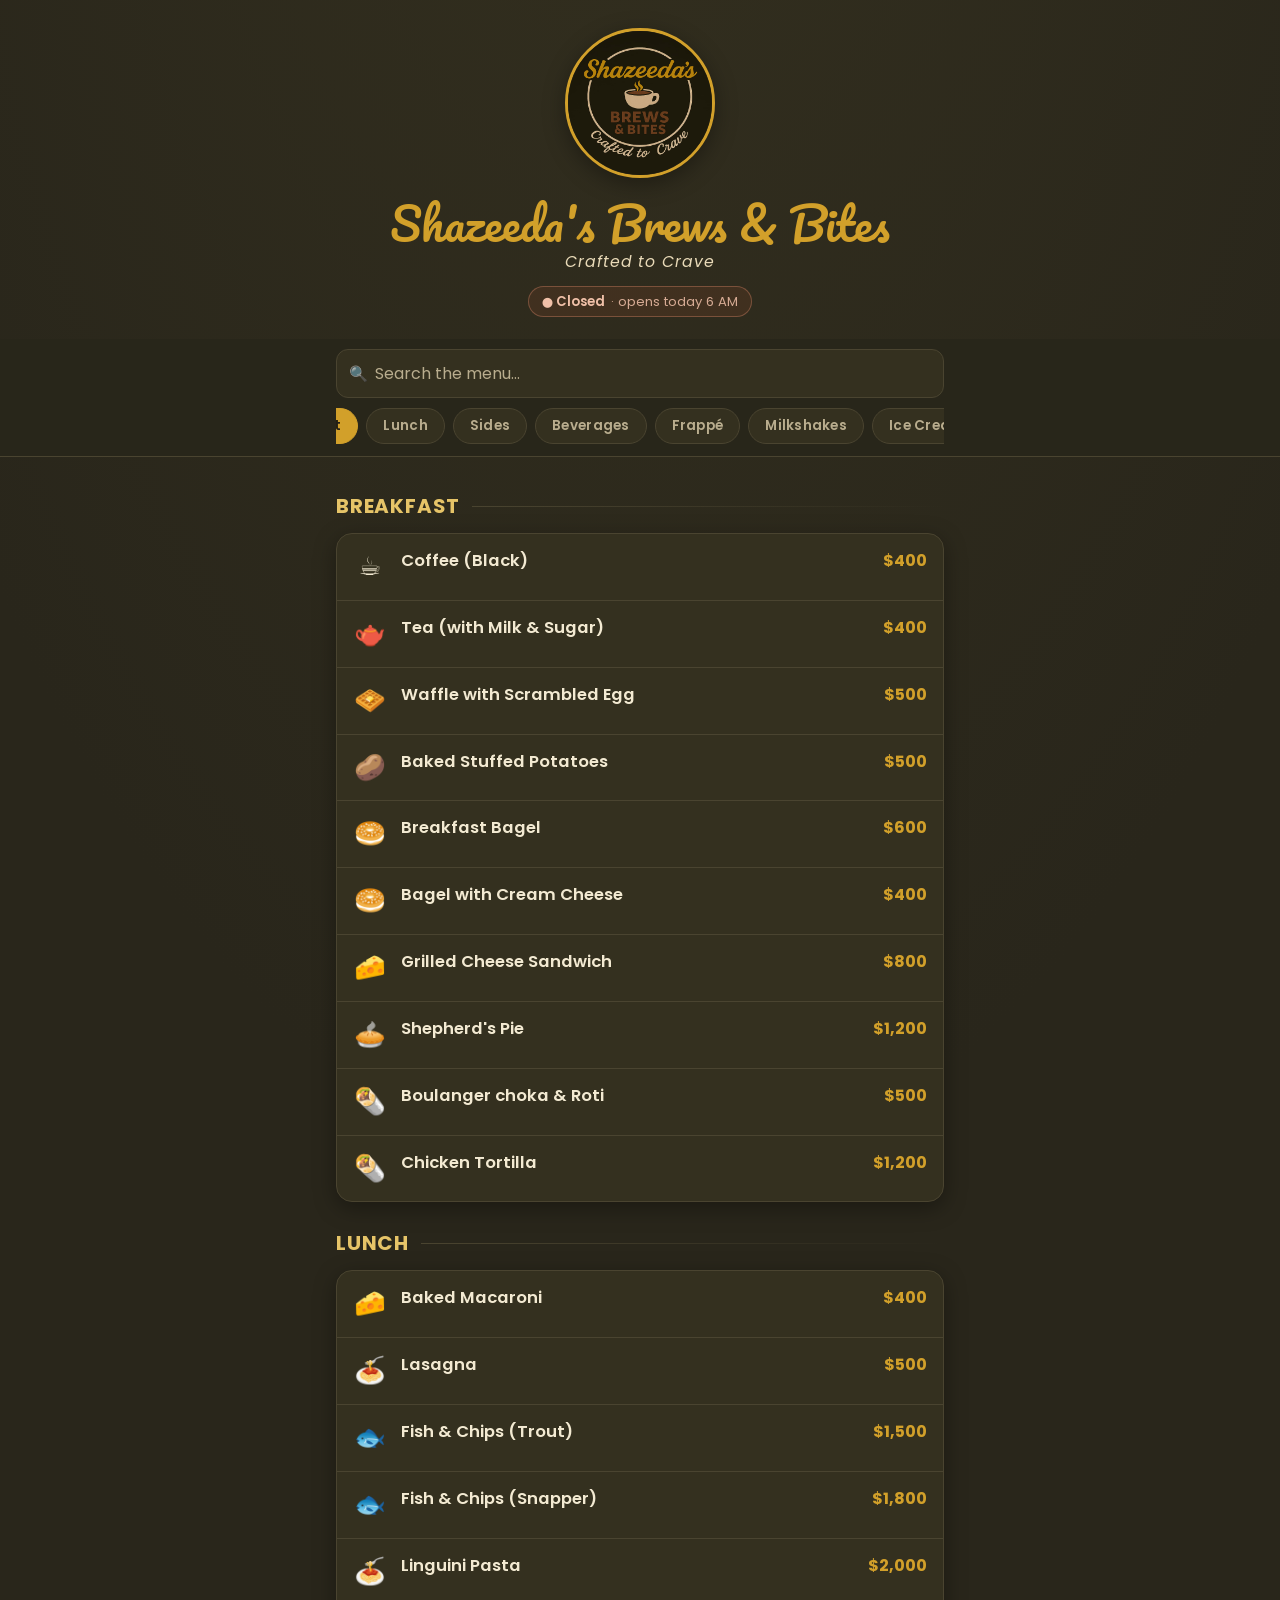
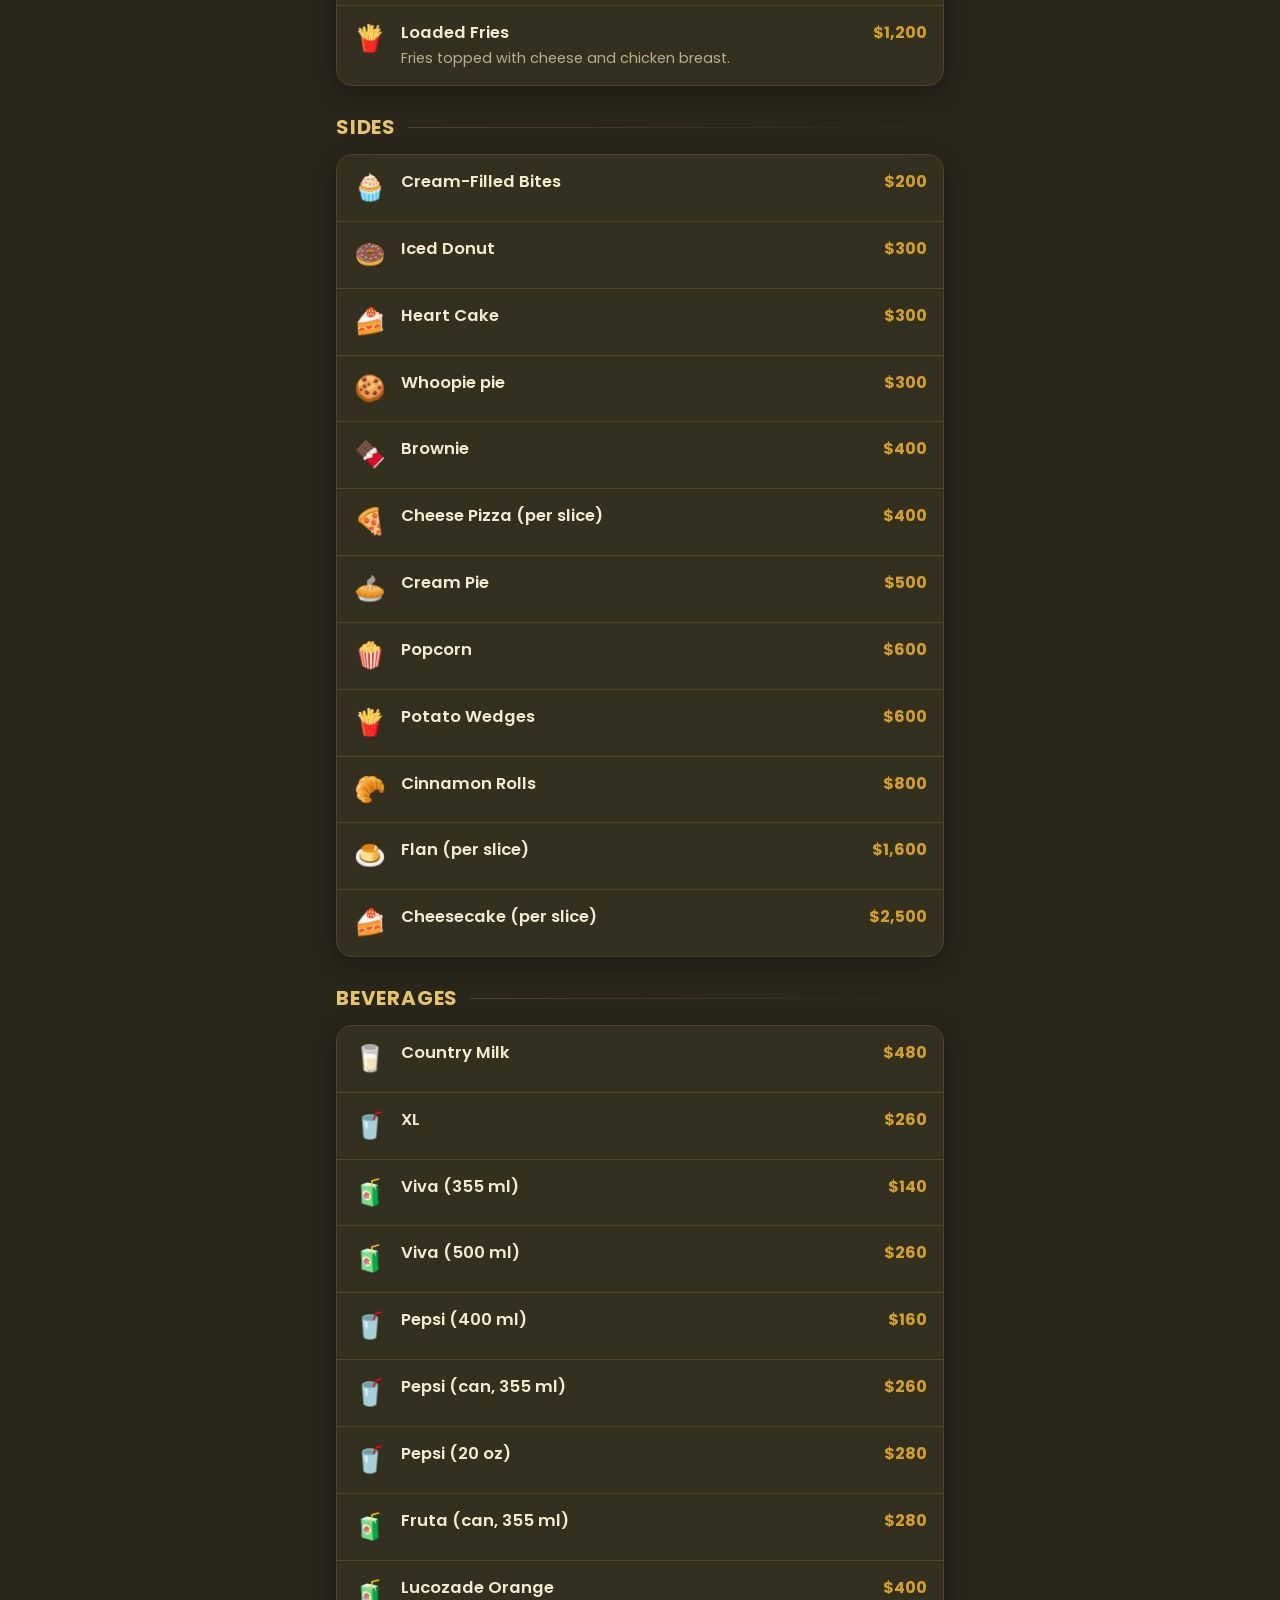
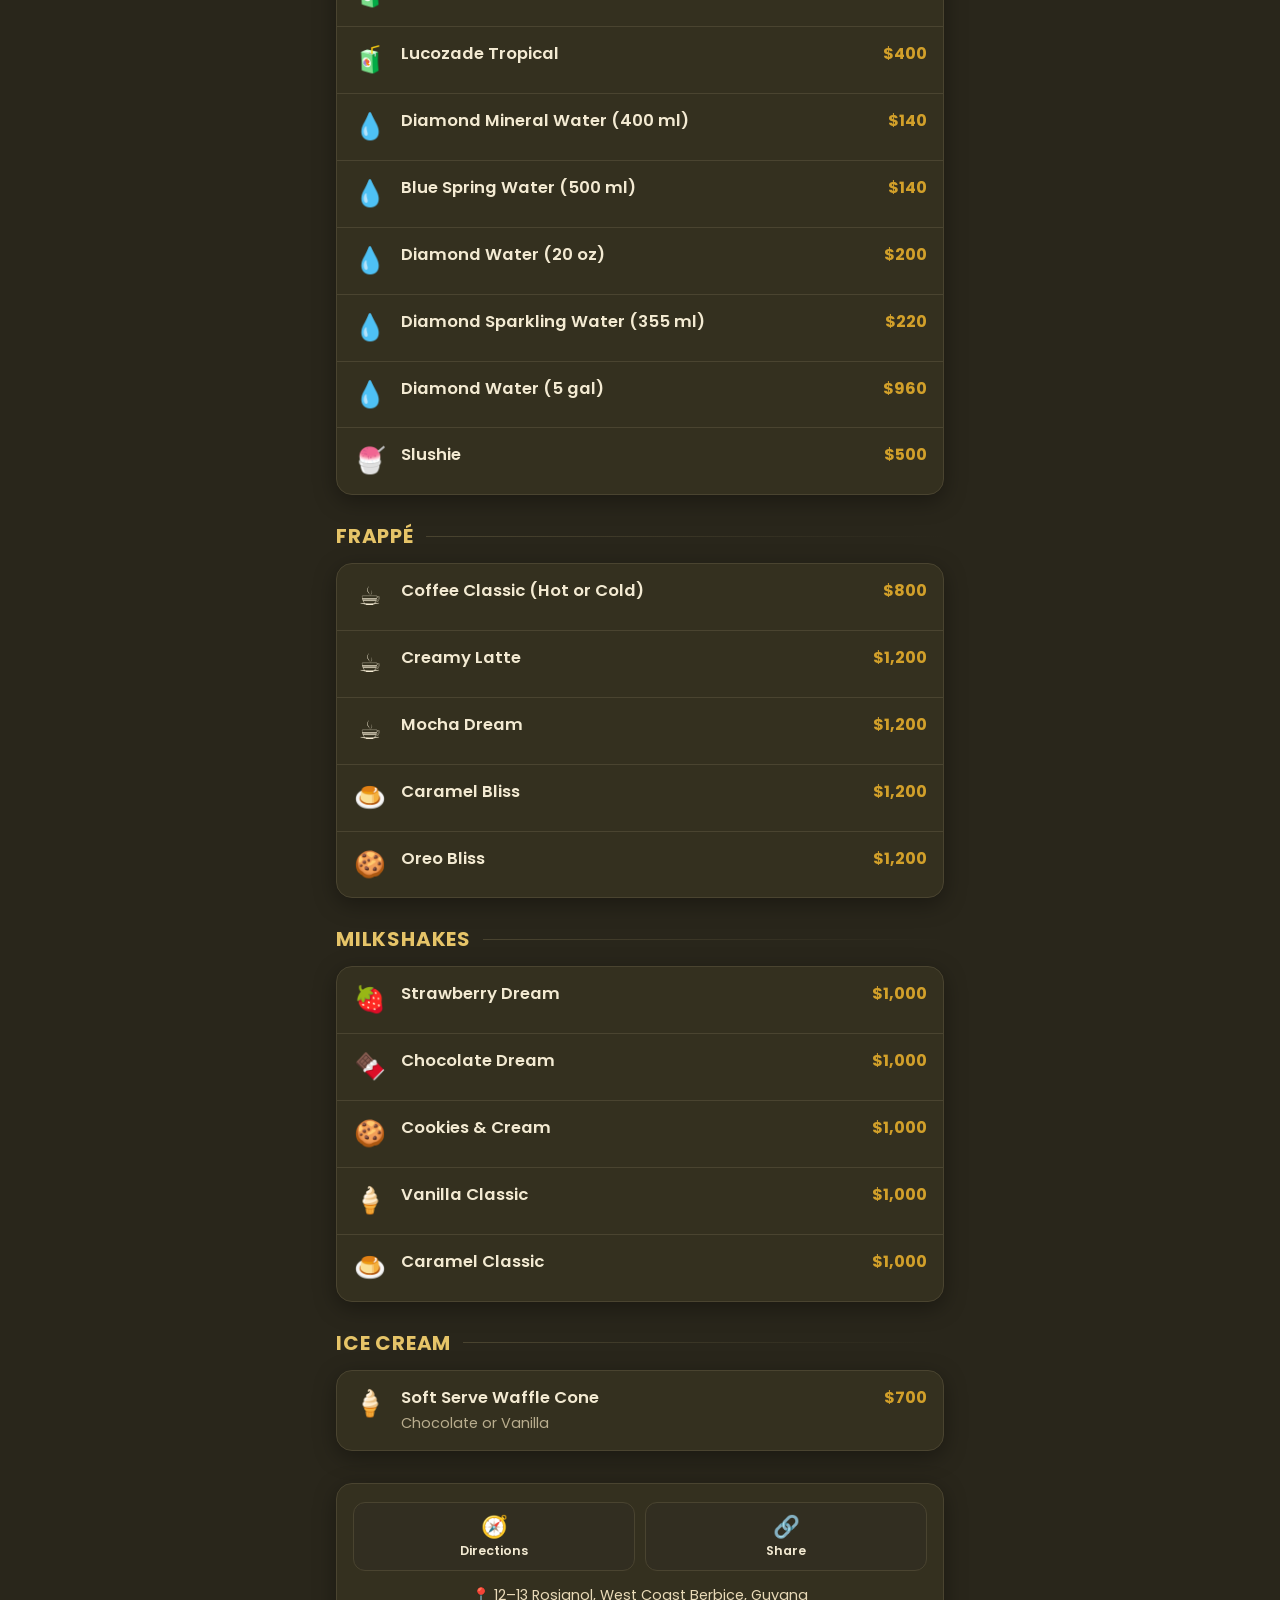
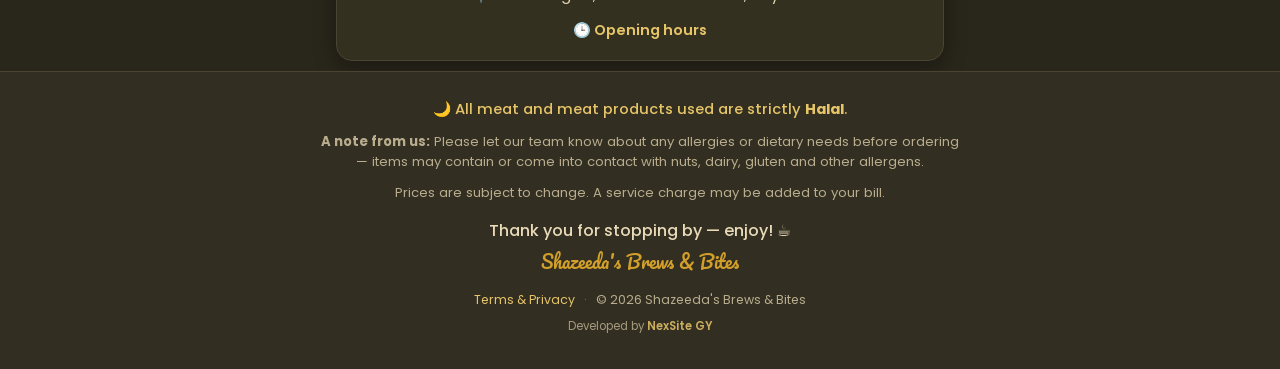
<file: index.html>
<!DOCTYPE html>
<html lang="en">
<head>
  <meta charset="UTF-8" />
  <meta name="viewport" content="width=device-width, initial-scale=1.0, viewport-fit=cover" />
  <meta name="theme-color" content="#29261b" />
  <title>Shazeeda's Brews &amp; Bites — Menu</title>
  <meta name="description" content="The menu for Shazeeda's Brews & Bites — crafted to crave. Breakfast, lunch, sides and beverages. All meat strictly Halal." />

  <!-- Open Graph (nice preview if the link is shared).
       NOTE: scrapers (WhatsApp/Facebook) require ABSOLUTE URLs here.
       Update these + the canonical link when the custom domain goes live. -->
  <meta property="og:title" content="Shazeeda's Brews & Bites — Menu" />
  <meta property="og:description" content="Crafted to crave. Tap to view our full menu." />
  <meta property="og:image" content="https://shazeedas-brews-bites-menu.pages.dev/assets/logo.jpeg" />
  <meta property="og:url" content="https://shazeedas-brews-bites-menu.pages.dev/" />
  <meta property="og:site_name" content="Shazeeda's Brews &amp; Bites" />
  <meta property="og:type" content="website" />
  <link rel="canonical" href="https://shazeedas-brews-bites-menu.pages.dev/" />

  <link rel="icon" href="assets/logo.jpeg" />
  <link rel="apple-touch-icon" href="assets/logo.jpeg" />
  <link rel="manifest" href="manifest.webmanifest" />
  <link rel="preconnect" href="https://fonts.googleapis.com" />
  <link rel="preconnect" href="https://fonts.gstatic.com" crossorigin />
  <link href="https://fonts.googleapis.com/css2?family=Pacifico&family=Poppins:wght@400;500;600;700&display=swap" rel="stylesheet" />
  <link rel="stylesheet" href="css/styles.css" />
</head>
<body>
  <header class="header">
    <div class="header__inner">
      <img class="header__logo" src="assets/logo.jpeg" alt="Shazeeda's Brews & Bites logo" />
      <h1 class="header__name">Shazeeda's Brews &amp; Bites</h1>
      <p class="header__tagline">Crafted to Crave</p>
      <!-- Open / Closed badge injected here by js/app.js when hours are set -->
      <div id="status-badge" class="status-badge" hidden></div>
    </div>
  </header>

  <!-- Sticky controls: search + category tabs (built by js/app.js) -->
  <div class="controls" id="controls">
    <div class="controls__inner">
      <div class="search" id="search-wrap" hidden>
        <span class="search__icon" aria-hidden="true">🔍</span>
        <input
          id="search"
          class="search__input"
          type="search"
          inputmode="search"
          autocomplete="off"
          placeholder="Search the menu…"
          aria-label="Search the menu"
        />
      </div>
      <nav class="catnav" id="catnav" aria-label="Menu categories"></nav>
    </div>
  </div>

  <!-- Screen-reader announcement for search results (kept OUTSIDE the menu:
       an aria-live region wrapping the whole menu would re-read every item
       on each re-render) -->
  <p id="search-status" class="sr-only" role="status" aria-live="polite"></p>

  <main class="menu" id="menu">
    <!-- Loading / error / menu content is injected here by js/app.js -->
    <div class="state" id="state">
      <div class="spinner" aria-hidden="true"></div>
      <p>Loading menu…</p>
    </div>
  </main>

  <!-- Contact / hours card (built by js/app.js from BUSINESS_INFO) -->
  <section class="info" id="info" hidden></section>

  <footer class="footer">
    <div class="footer__inner">
      <p class="footer__note footer__halal">
        🌙 All meat and meat products used are strictly <strong>Halal</strong>.
      </p>
      <p class="footer__note">
        <strong>A note from us:</strong> Please let our team know about any
        allergies or dietary needs before ordering — items may contain or come
        into contact with nuts, dairy, gluten and other allergens.
      </p>
      <p class="footer__note">
        Prices are subject to change. A service charge may be added to your bill.
      </p>
      <p class="footer__thanks">Thank you for stopping by — enjoy! ☕</p>
      <p class="footer__brand">Shazeeda's Brews &amp; Bites</p>
      <p class="footer__legal">
        <a href="legal.html">Terms &amp; Privacy</a>
        <span aria-hidden="true">·</span>
        © <span id="year">2026</span> Shazeeda's Brews &amp; Bites
      </p>
      <p class="footer__credit">
        Developed by
        <a href="https://wa.me/5926413642" target="_blank" rel="noopener noreferrer">NexSite GY</a>
      </p>
    </div>
  </footer>

  <!-- Back to top -->
  <button id="to-top" class="to-top" type="button" aria-label="Back to top" hidden>↑</button>

  <script src="js/config.js"></script>
  <script src="js/app.js"></script>
</body>
</html>
</file>
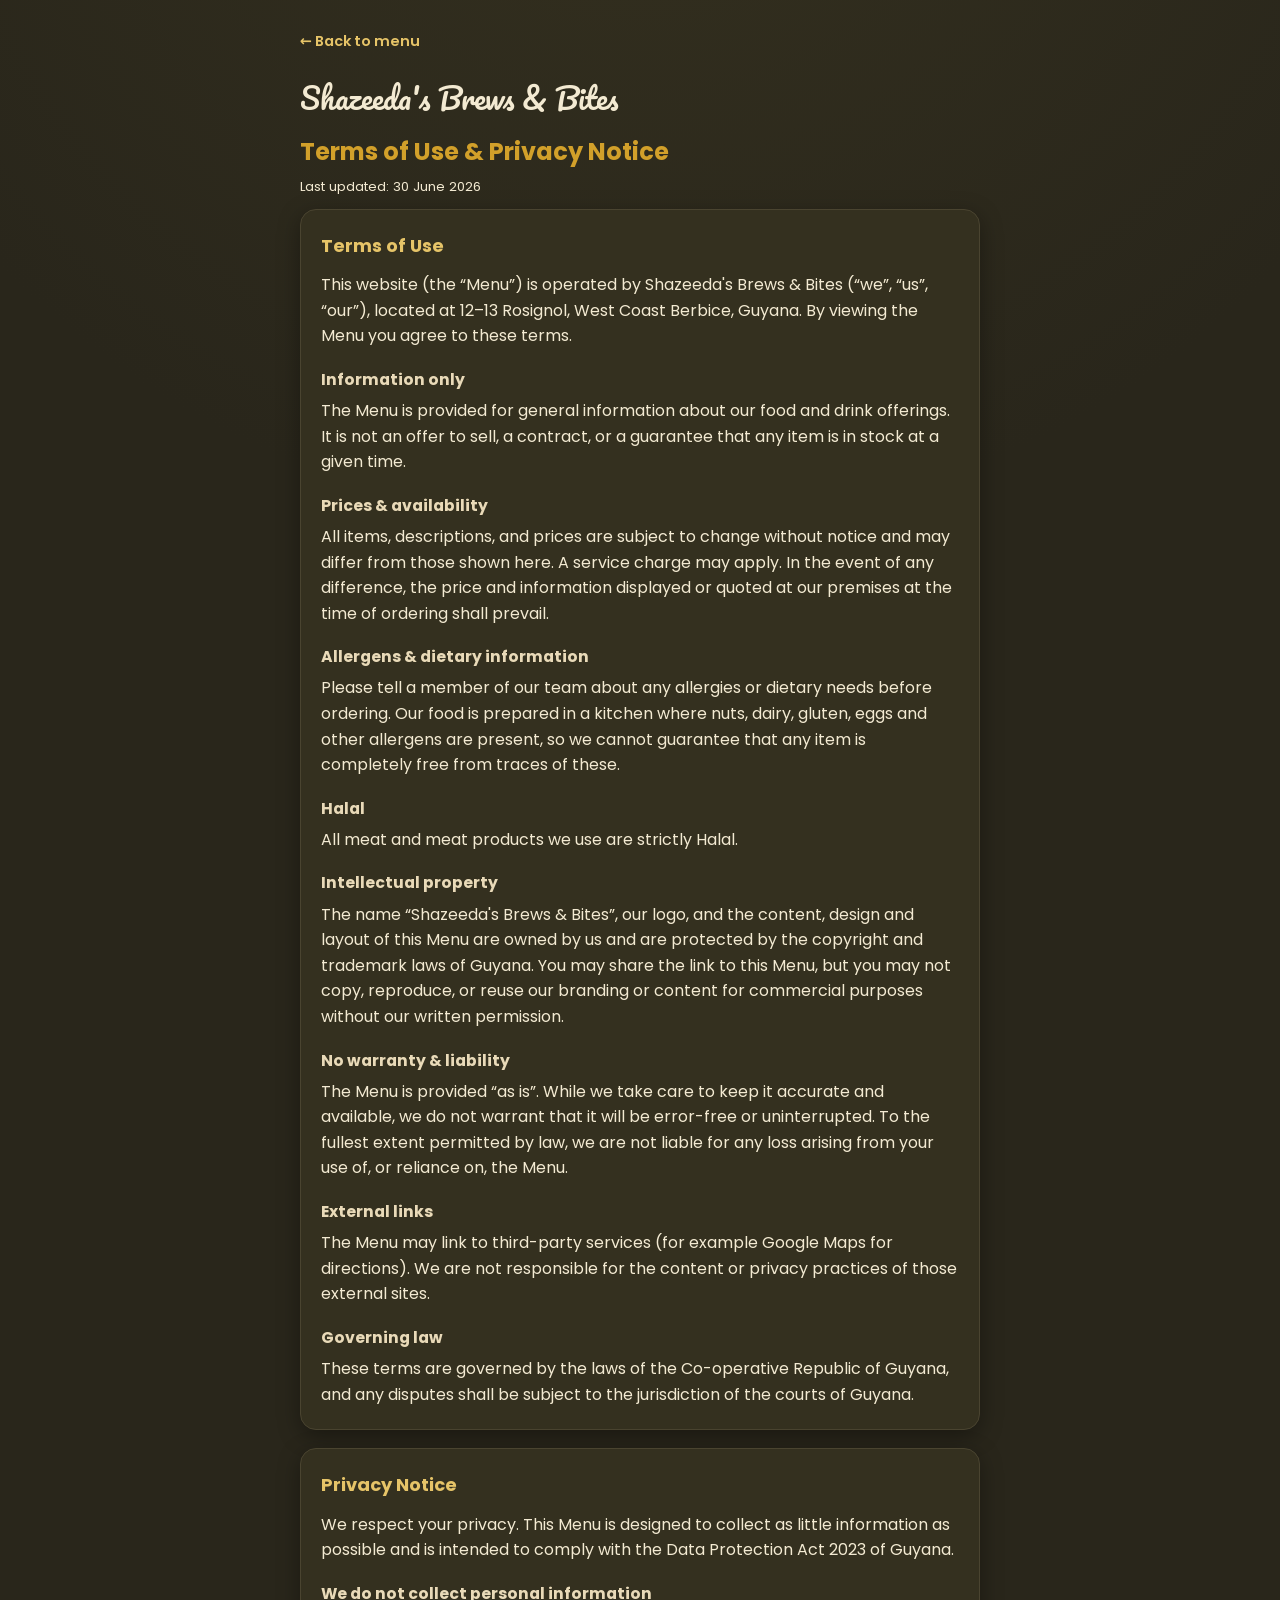
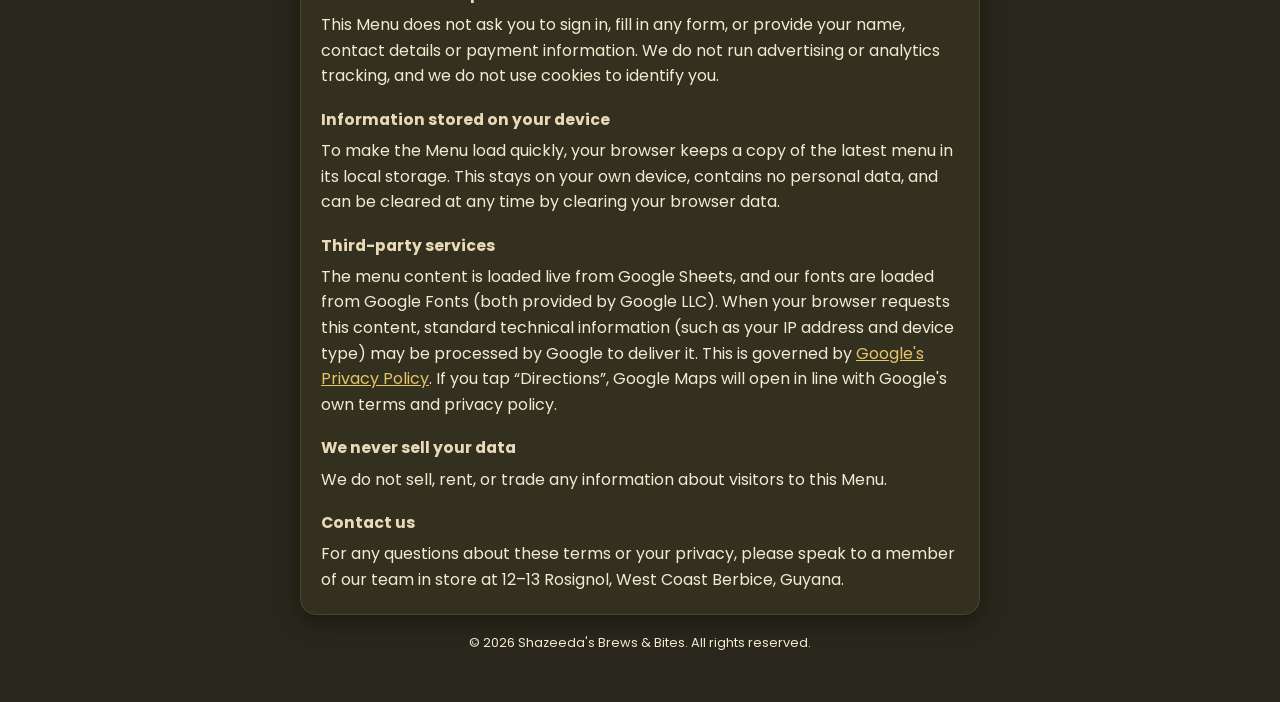
<file: legal.html>
<!DOCTYPE html>
<html lang="en">
<head>
  <meta charset="UTF-8" />
  <meta name="viewport" content="width=device-width, initial-scale=1.0, viewport-fit=cover" />
  <meta name="theme-color" content="#29261b" />
  <title>Terms &amp; Privacy — Shazeeda's Brews &amp; Bites</title>
  <meta name="description" content="Terms of Use and Privacy Notice for the Shazeeda's Brews & Bites digital menu." />
  <meta name="robots" content="index, follow" />

  <link rel="icon" href="assets/logo.jpeg" />
  <link rel="apple-touch-icon" href="assets/logo.jpeg" />
  <link rel="preconnect" href="https://fonts.googleapis.com" />
  <link rel="preconnect" href="https://fonts.gstatic.com" crossorigin />
  <link href="https://fonts.googleapis.com/css2?family=Pacifico&family=Poppins:wght@400;500;600;700&display=swap" rel="stylesheet" />
  <link rel="stylesheet" href="css/legal.css" />
</head>
<body>
  <main class="legal">
    <a class="legal__back" href="index.html">← Back to menu</a>

    <p class="legal__brand">Shazeeda's Brews &amp; Bites</p>
    <h1>Terms of Use &amp; Privacy Notice</h1>
    <p class="legal__updated">Last updated: 30 June 2026</p>

    <!-- ============ TERMS OF USE ============ -->
    <section class="legal__card">
      <h2>Terms of Use</h2>

      <p>
        This website (the “Menu”) is operated by Shazeeda's Brews &amp; Bites
        (“we”, “us”, “our”), located at 12–13 Rosignol, West Coast Berbice,
        Guyana. By viewing the Menu you agree to these terms.
      </p>

      <h3>Information only</h3>
      <p>
        The Menu is provided for general information about our food and drink
        offerings. It is not an offer to sell, a contract, or a guarantee that
        any item is in stock at a given time.
      </p>

      <h3>Prices &amp; availability</h3>
      <p>
        All items, descriptions, and prices are subject to change without
        notice and may differ from those shown here. A service charge may apply.
        In the event of any difference, the price and information displayed or
        quoted at our premises at the time of ordering shall prevail.
      </p>

      <h3>Allergens &amp; dietary information</h3>
      <p>
        Please tell a member of our team about any allergies or dietary needs
        before ordering. Our food is prepared in a kitchen where nuts, dairy,
        gluten, eggs and other allergens are present, so we cannot guarantee
        that any item is completely free from traces of these.
      </p>

      <h3>Halal</h3>
      <p>
        All meat and meat products we use are strictly Halal.
      </p>

      <h3>Intellectual property</h3>
      <p>
        The name “Shazeeda's Brews &amp; Bites”, our logo, and the content,
        design and layout of this Menu are owned by us and are protected by the
        copyright and trademark laws of Guyana. You may share the link to this
        Menu, but you may not copy, reproduce, or reuse our branding or content
        for commercial purposes without our written permission.
      </p>

      <h3>No warranty &amp; liability</h3>
      <p>
        The Menu is provided “as is”. While we take care to keep it accurate and
        available, we do not warrant that it will be error-free or uninterrupted.
        To the fullest extent permitted by law, we are not liable for any loss
        arising from your use of, or reliance on, the Menu.
      </p>

      <h3>External links</h3>
      <p>
        The Menu may link to third-party services (for example Google Maps for
        directions). We are not responsible for the content or privacy practices
        of those external sites.
      </p>

      <h3>Governing law</h3>
      <p>
        These terms are governed by the laws of the Co-operative Republic of
        Guyana, and any disputes shall be subject to the jurisdiction of the
        courts of Guyana.
      </p>
    </section>

    <!-- ============ PRIVACY NOTICE ============ -->
    <section class="legal__card">
      <h2>Privacy Notice</h2>

      <p>
        We respect your privacy. This Menu is designed to collect as little
        information as possible and is intended to comply with the Data
        Protection Act 2023 of Guyana.
      </p>

      <h3>We do not collect personal information</h3>
      <p>
        This Menu does not ask you to sign in, fill in any form, or provide your
        name, contact details or payment information. We do not run advertising
        or analytics tracking, and we do not use cookies to identify you.
      </p>

      <h3>Information stored on your device</h3>
      <p>
        To make the Menu load quickly, your browser keeps a copy of the latest
        menu in its local storage. This stays on your own device, contains no
        personal data, and can be cleared at any time by clearing your browser
        data.
      </p>

      <h3>Third-party services</h3>
      <p>
        The menu content is loaded live from Google Sheets, and our fonts are
        loaded from Google Fonts (both provided by Google LLC). When your browser
        requests this content, standard technical information (such as your IP
        address and device type) may be processed by Google to deliver it. This
        is governed by
        <a href="https://policies.google.com/privacy" target="_blank" rel="noopener noreferrer">Google's Privacy Policy</a>.
        If you tap “Directions”, Google Maps will open in line with Google's own
        terms and privacy policy.
      </p>

      <h3>We never sell your data</h3>
      <p>
        We do not sell, rent, or trade any information about visitors to this
        Menu.
      </p>

      <h3>Contact us</h3>
      <p>
        For any questions about these terms or your privacy, please speak to a
        member of our team in store at 12–13 Rosignol, West Coast Berbice,
        Guyana.
      </p>
    </section>

    <p class="legal__footer">
      © 2026 Shazeeda's Brews &amp; Bites. All rights reserved.
    </p>
  </main>
</body>
</html>
</file>
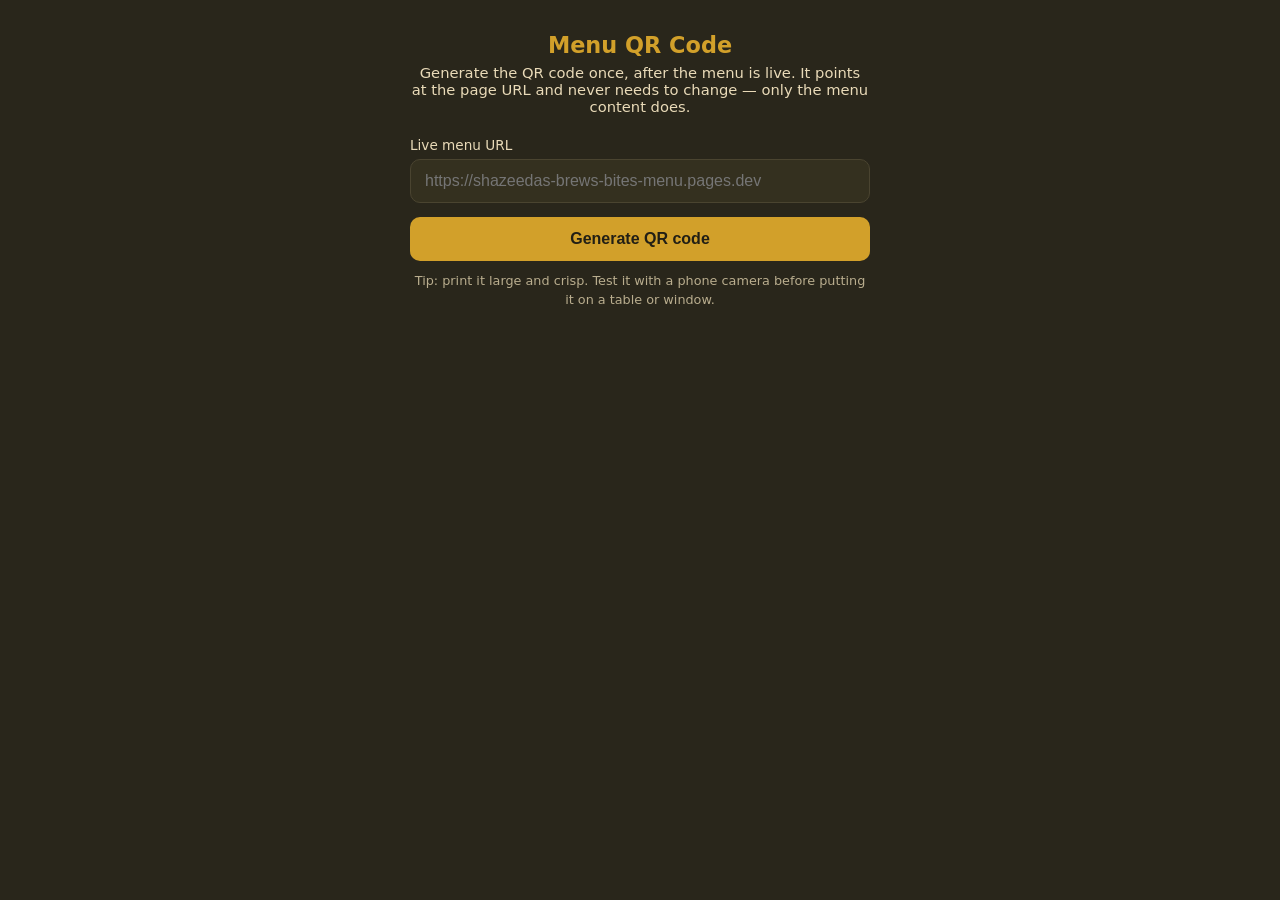
<file: qr.html>
<!DOCTYPE html>
<html lang="en">
<head>
  <meta charset="UTF-8" />
  <meta name="viewport" content="width=device-width, initial-scale=1.0" />
  <meta name="robots" content="noindex, nofollow" />
  <title>QR Code Generator — Shazeeda's Brews &amp; Bites</title>
  <link rel="icon" href="assets/logo.jpeg" />
  <link rel="stylesheet" href="css/qr.css" />
</head>
<body>
  <div class="wrap">
    <h1>Menu QR Code</h1>
    <p class="sub">Generate the QR code once, after the menu is live. It points at the page URL and never needs to change — only the menu content does.</p>

    <label for="url">Live menu URL</label>
    <input id="url" type="url" placeholder="https://shazeedas-brews-bites-menu.pages.dev" />
    <button id="gen" type="button">Generate QR code</button>
    <button id="dl" type="button" class="secondary" hidden>Download PNG</button>

    <div id="qrbox"></div>
    <p class="hint">Tip: print it large and crisp. Test it with a phone camera before putting it on a table or window.</p>
  </div>

  <!-- QR library is self-hosted (js/vendor) so the site's strict CSP applies
       here too — no CDN, no inline scripts. -->
  <script src="js/vendor/qrcode.js"></script>
  <script src="js/qr.js"></script>
</body>
</html>
</file>
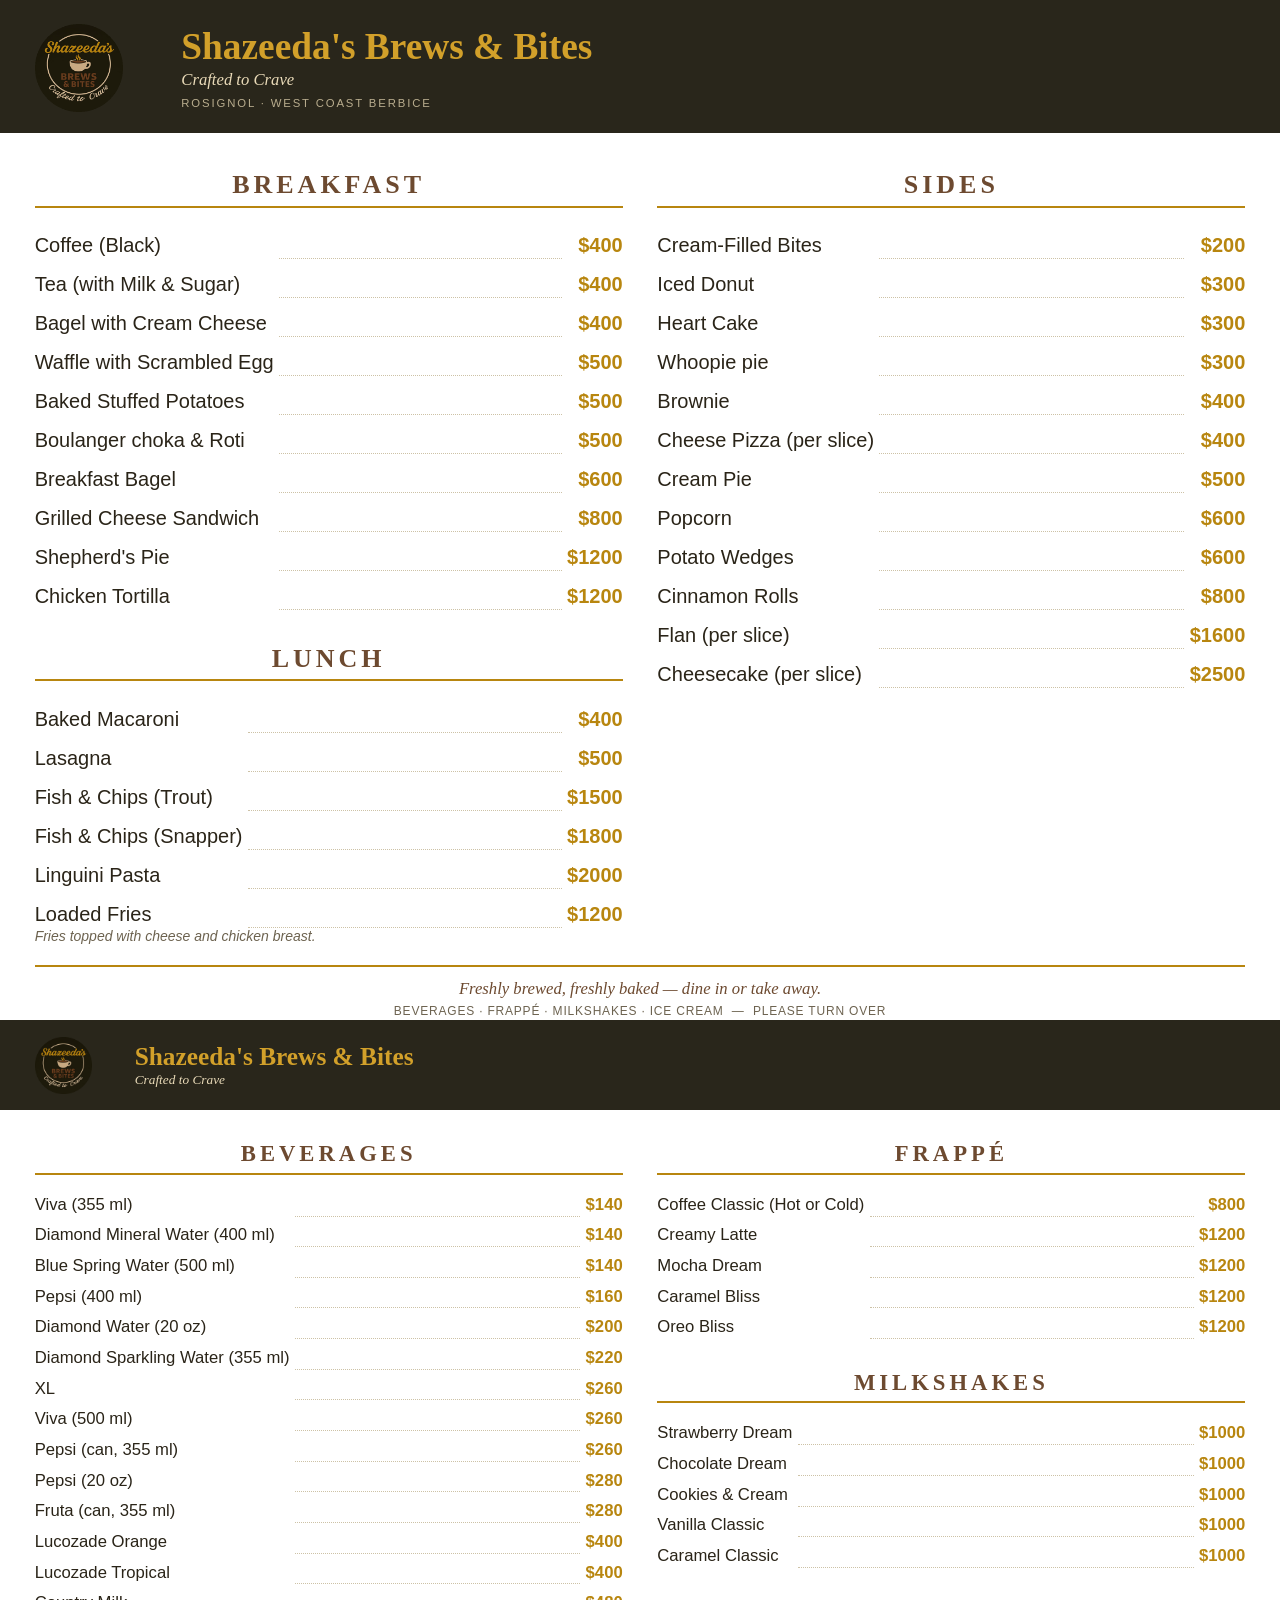
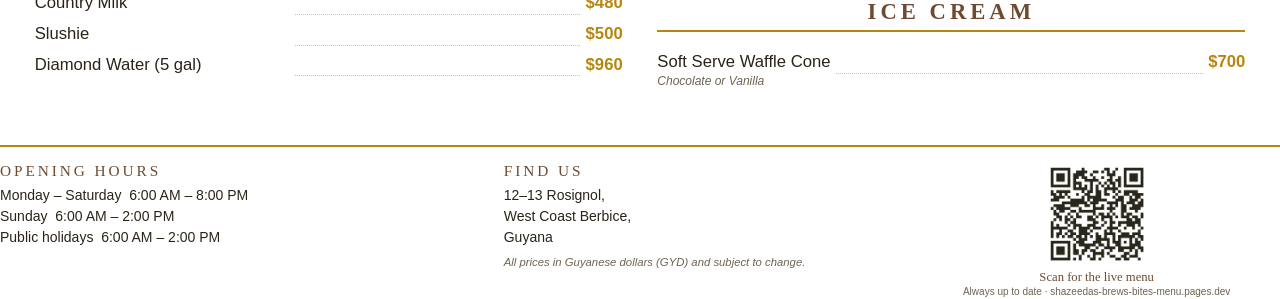
<file: print/menu-docx-source.html>
<html xmlns:o="urn:schemas-microsoft-com:office:office"
      xmlns:w="urn:schemas-microsoft-com:office:word">
<head>
<meta http-equiv="Content-Type" content="text/html; charset=utf-8">
<title>Shazeeda's Brews &amp; Bites — Menu</title>
<!--
  EDITABLE MENU (Word) — front and back on one A4 sheet.

  This is the SOURCE of Shazeedas-Menu-Editable.docx. It is built to look the
  same as Shazeedas-Menu-Print.pdf, using only what Word's HTML importer can
  actually reproduce:

    * colour bands and rules  -> table cell shading / cell borders, never CSS
      backgrounds on a <div> (Word drops those, and page colour does not print)
    * two columns             -> one outer two-cell table, never CSS columns
    * leader dots             -> a middle cell with a dotted bottom border
    * page break              -> a 1pt paragraph, see the note by p.pagebreak

  Page margins are 0.6 cm, not zero: the PDF's band bleeds off the paper edge,
  which Word cannot do without throwing "margins are outside the printable
  area" at whoever prints it. 0.6 cm clears every common printer.
-->
<style>
/* Word ignores a bare `@page { margin }` and silently uses its 1 inch default,
   which shrinks the columns until every second item name wraps. It only takes
   the margins from a *named* page tied to a section div — hence Section1 and
   the wrapper around the whole body. */
@page Section1 { size: 21.0cm 29.7cm; margin: 0.6cm 0.6cm 0.6cm 0.6cm;
                 mso-page-orientation: portrait; mso-header-margin: 0cm;
                 mso-footer-margin: 0cm; }
div.Section1 { page: Section1; }

/* The front/back split. Word carries a page break on a *paragraph* only — it
   drops page-break-before from a <div>, from a <br>, and from a <table>. Both
   pages here start with a table (the header band), so the break has to ride on
   a throwaway 1pt paragraph placed in front of it. That is what pagebreak is;
   deleting it silently runs the two pages together. */
p.pagebreak { page-break-before: always; font-size: 1pt; line-height: 1pt;
              margin: 0; }

body { font-family: "Segoe UI", "Helvetica Neue", Arial, sans-serif;
       font-size: 11pt; color: #2a2418; margin: 0; }

/* ---------- header band ---------- */
p.brand { font-family: Georgia, "Times New Roman", serif; font-size: 28pt;
          font-weight: bold; color: #d2a02a; margin: 0; line-height: 1.05; }
p.tag   { font-family: Georgia, "Times New Roman", serif; font-style: italic;
          font-size: 12.5pt; color: #e9dab8; margin: 3pt 0 0 0; }
p.where { font-size: 8.5pt; letter-spacing: 1.4pt; color: #b9ad8e;
          text-transform: uppercase; margin: 5pt 0 0 0; }

p.brand--slim { font-size: 19pt; }
p.tag--slim   { font-size: 10pt; margin-top: 2pt; }

/* ---------- category headings ---------- */
/* <p> and not <h2>: Word's built-in Heading styles override the colour and
   spacing set here, and drag their own "keep with next" along with them. */
p.cat { font-family: Georgia, "Times New Roman", serif; font-weight: bold;
        color: #6d4a30; text-transform: uppercase; letter-spacing: 3pt;
        text-align: center; margin: 0 0 7pt 0; padding: 0; }

/* ---------- item rows ---------- */
/* Two table classes: `itemsbig` for the front page, `items` for the back. The
   front carries fewer items, so it is set larger and looser to fill the same
   sheet — the same trick as .cols--front in menu-print.html.
   They cannot be folded into class="items big": Word's HTML importer keeps
   only ONE class name per element and drops the rest, which quietly strips the
   gold prices and the leader dots off whichever page loses. Every rule below
   is therefore spelled out for both classes. */
table.items,    table.itemsbig    { width: 100%; border-collapse: collapse; margin: 0; }
table.items td, table.itemsbig td { border: none; vertical-align: bottom; }

/* Row spacing goes on the TOP of the cells, not the bottom: the dotted rule
   is drawn at the row's bottom edge, so bottom padding would drop the dots
   into the gap between items instead of sitting them on the baseline.
   nowrap makes the name column ask for exactly the width of its longest name
   and no more, so the slack falls to the dots cell. Without it Word hands the
   spare width to the name column and the dots shrink to a stub. The catch is
   that a name too long for the column can no longer wrap out of trouble — see
   README.md. */
table.items td.n    { padding: 7pt  4pt 1pt 0; white-space: nowrap; }
table.itemsbig td.n { padding: 11pt 4pt 1pt 0; white-space: nowrap; }
table.items td.p    { padding: 7pt  0 1pt 4pt; font-weight: bold; color: #b8860f;
                      text-align: right; white-space: nowrap; }
table.itemsbig td.p { padding: 11pt 0 1pt 4pt; font-weight: bold; color: #b8860f;
                      text-align: right; white-space: nowrap; }

/* The leader dots. The selector has to out-specify the `border: none` on
   `table.items td` above, or the dotted rule silently disappears. width:100%
   is what makes this the cell that soaks up the slack, so the dots run the
   whole way from the name across to the price. */
table.items td.d, table.itemsbig td.d {
                   width: 100%; padding: 0 3pt; font-size: 5pt;
                   border-top: none; border-left: none; border-right: none;
                   border-bottom: 1pt dotted #cdc2a6; }
table.items td.desc, table.itemsbig td.desc {
                   font-style: italic; color: #6d6350; padding: 0 20pt 4pt 0; }

/* ---------- front strip / back footer ---------- */
p.lead { font-family: Georgia, "Times New Roman", serif; font-style: italic;
         font-size: 12.5pt; color: #6d4a30; text-align: center; margin: 0; }
p.sub  { font-size: 9pt; color: #6d6350; letter-spacing: .6pt;
         text-align: center; margin: 4pt 0 0 0; }
p.fh   { font-family: Georgia, "Times New Roman", serif; font-size: 11.5pt;
         color: #6d4a30; text-transform: uppercase; letter-spacing: 2.2pt;
         margin: 0 0 4pt 0; }
p.fp   { font-size: 10.5pt; line-height: 1.5; margin: 0; }
p.note { font-size: 8.5pt; font-style: italic; color: #6d6350; margin: 6pt 0 0 0; }
p.qrcap  { font-family: Georgia, serif; font-size: 9.5pt; color: #6d4a30;
           text-align: center; margin: 3pt 0 1pt 0; }
p.qrsub  { font-size: 7.5pt; color: #6d6350; text-align: center;
           margin: 0; line-height: 1.25; }

</style>
</head>
<body>
<div class="Section1">

<!-- ============================ FRONT ============================ -->
<table width="100%" cellpadding="0" cellspacing="0" style="width:100%;border-collapse:collapse;">
<tr>
  <td width="90" valign="middle" bgcolor="#29261b" style="width:90pt;background:#29261b;border:none;padding:18pt 0 16pt 26pt;">
    <img src="[data-uri]" width="88" height="88" style="width:66pt;height:66pt;">
  </td>
  <td valign="middle" bgcolor="#29261b" style="background:#29261b;border:none;padding:18pt 26pt 16pt 20pt;">
    <p class="brand">Shazeeda's Brews &amp; Bites</p>
    <p class="tag">Crafted to Crave</p>
    <p class="where">Rosignol &middot; West Coast Berbice</p>
  </td>
</tr>
</table>

<p style="font-size:24pt;margin:0;">&nbsp;</p>

<table width="100%" cellpadding="0" cellspacing="0" style="width:100%;border-collapse:collapse;">
<tr>
  <td width="50%" valign="top" style="width:50%;border:none;padding:0 13pt 0 26pt;">

    <p class="cat" style="font-size:19.5pt;border-bottom:1.6pt solid #b8860f;padding-bottom:4pt;margin-bottom:9pt;">Breakfast</p>
    <table class="itemsbig" style="font-size:15pt;">
    <tr><td class="n">Coffee (Black)</td><td class="d">&nbsp;</td><td class="p">$400</td></tr>
    <tr><td class="n">Tea (with Milk &amp; Sugar)</td><td class="d">&nbsp;</td><td class="p">$400</td></tr>
    <tr><td class="n">Bagel with Cream Cheese</td><td class="d">&nbsp;</td><td class="p">$400</td></tr>
    <tr><td class="n">Waffle with Scrambled Egg</td><td class="d">&nbsp;</td><td class="p">$500</td></tr>
    <tr><td class="n">Baked Stuffed Potatoes</td><td class="d">&nbsp;</td><td class="p">$500</td></tr>
    <tr><td class="n">Boulanger choka &amp; Roti</td><td class="d">&nbsp;</td><td class="p">$500</td></tr>
    <tr><td class="n">Breakfast Bagel</td><td class="d">&nbsp;</td><td class="p">$600</td></tr>
    <tr><td class="n">Grilled Cheese Sandwich</td><td class="d">&nbsp;</td><td class="p">$800</td></tr>
    <tr><td class="n">Shepherd's Pie</td><td class="d">&nbsp;</td><td class="p">$1200</td></tr>
    <tr><td class="n">Chicken Tortilla</td><td class="d">&nbsp;</td><td class="p">$1200</td></tr>
    </table>

    <p style="font-size:22pt;margin:0;">&nbsp;</p>

    <p class="cat" style="font-size:19.5pt;border-bottom:1.6pt solid #b8860f;padding-bottom:4pt;margin-bottom:9pt;">Lunch</p>
    <table class="itemsbig" style="font-size:15pt;">
    <tr><td class="n">Baked Macaroni</td><td class="d">&nbsp;</td><td class="p">$400</td></tr>
    <tr><td class="n">Lasagna</td><td class="d">&nbsp;</td><td class="p">$500</td></tr>
    <tr><td class="n">Fish &amp; Chips (Trout)</td><td class="d">&nbsp;</td><td class="p">$1500</td></tr>
    <tr><td class="n">Fish &amp; Chips (Snapper)</td><td class="d">&nbsp;</td><td class="p">$1800</td></tr>
    <tr><td class="n">Linguini Pasta</td><td class="d">&nbsp;</td><td class="p">$2000</td></tr>
    <tr><td class="n">Loaded Fries</td><td class="d">&nbsp;</td><td class="p">$1200</td></tr>
    <tr><td class="desc" colspan="3" style="font-size:10.5pt;">Fries topped with cheese and chicken breast.</td></tr>
    </table>

  </td>
  <td width="50%" valign="top" style="width:50%;border:none;padding:0 26pt 0 13pt;">

    <p class="cat" style="font-size:19.5pt;border-bottom:1.6pt solid #b8860f;padding-bottom:4pt;margin-bottom:9pt;">Sides</p>
    <table class="itemsbig" style="font-size:15pt;">
    <tr><td class="n">Cream-Filled Bites</td><td class="d">&nbsp;</td><td class="p">$200</td></tr>
    <tr><td class="n">Iced Donut</td><td class="d">&nbsp;</td><td class="p">$300</td></tr>
    <tr><td class="n">Heart Cake</td><td class="d">&nbsp;</td><td class="p">$300</td></tr>
    <tr><td class="n">Whoopie pie</td><td class="d">&nbsp;</td><td class="p">$300</td></tr>
    <tr><td class="n">Brownie</td><td class="d">&nbsp;</td><td class="p">$400</td></tr>
    <tr><td class="n">Cheese Pizza (per slice)</td><td class="d">&nbsp;</td><td class="p">$400</td></tr>
    <tr><td class="n">Cream Pie</td><td class="d">&nbsp;</td><td class="p">$500</td></tr>
    <tr><td class="n">Popcorn</td><td class="d">&nbsp;</td><td class="p">$600</td></tr>
    <tr><td class="n">Potato Wedges</td><td class="d">&nbsp;</td><td class="p">$600</td></tr>
    <tr><td class="n">Cinnamon Rolls</td><td class="d">&nbsp;</td><td class="p">$800</td></tr>
    <tr><td class="n">Flan (per slice)</td><td class="d">&nbsp;</td><td class="p">$1600</td></tr>
    <tr><td class="n">Cheesecake (per slice)</td><td class="d">&nbsp;</td><td class="p">$2500</td></tr>
    </table>

  </td>
</tr>
</table>

<p style="font-size:11pt;margin:0;">&nbsp;</p>

<table width="100%" cellpadding="0" cellspacing="0" style="width:100%;border-collapse:collapse;">
<tr>
  <td width="26" style="width:26pt;border:none;"></td>
  <td style="border:none;border-top:1.5pt solid #b8860f;padding:9pt 0 0 0;">
    <p class="lead">Freshly brewed, freshly baked &mdash; dine in or take away.</p>
    <p class="sub">BEVERAGES &middot; FRAPP&Eacute; &middot; MILKSHAKES &middot; ICE CREAM &nbsp;&mdash;&nbsp; PLEASE TURN OVER</p>
  </td>
  <td width="26" style="width:26pt;border:none;"></td>
</tr>
</table>

<p class="pagebreak">&nbsp;</p>

<!-- ============================ BACK ============================= -->
<table width="100%" cellpadding="0" cellspacing="0" style="width:100%;border-collapse:collapse;">
<tr>
  <td width="60" valign="middle" bgcolor="#29261b" style="width:60pt;background:#29261b;border:none;padding:13pt 0 12pt 26pt;">
    <img src="[data-uri]" width="57" height="57" style="width:43pt;height:43pt;">
  </td>
  <td valign="middle" bgcolor="#29261b" style="background:#29261b;border:none;padding:13pt 26pt 12pt 15pt;">
    <p class="brand brand--slim" style="font-size:19pt;">Shazeeda's Brews &amp; Bites</p>
    <p class="tag tag--slim" style="font-size:10pt;">Crafted to Crave</p>
  </td>
</tr>
</table>

<p style="font-size:20pt;margin:0;">&nbsp;</p>

<table width="100%" cellpadding="0" cellspacing="0" style="width:100%;border-collapse:collapse;">
<tr>
  <td width="50%" valign="top" style="width:50%;border:none;padding:0 13pt 0 26pt;">

    <p class="cat" style="font-size:17pt;border-bottom:1.6pt solid #b8860f;padding-bottom:4pt;margin-bottom:8pt;">Beverages</p>
    <table class="items" style="font-size:12.5pt;">
    <tr><td class="n">Viva (355 ml)</td><td class="d">&nbsp;</td><td class="p">$140</td></tr>
    <tr><td class="n">Diamond Mineral Water (400 ml)</td><td class="d">&nbsp;</td><td class="p">$140</td></tr>
    <tr><td class="n">Blue Spring Water (500 ml)</td><td class="d">&nbsp;</td><td class="p">$140</td></tr>
    <tr><td class="n">Pepsi (400 ml)</td><td class="d">&nbsp;</td><td class="p">$160</td></tr>
    <tr><td class="n">Diamond Water (20 oz)</td><td class="d">&nbsp;</td><td class="p">$200</td></tr>
    <tr><td class="n">Diamond Sparkling Water (355 ml)</td><td class="d">&nbsp;</td><td class="p">$220</td></tr>
    <tr><td class="n">XL</td><td class="d">&nbsp;</td><td class="p">$260</td></tr>
    <tr><td class="n">Viva (500 ml)</td><td class="d">&nbsp;</td><td class="p">$260</td></tr>
    <tr><td class="n">Pepsi (can, 355 ml)</td><td class="d">&nbsp;</td><td class="p">$260</td></tr>
    <tr><td class="n">Pepsi (20 oz)</td><td class="d">&nbsp;</td><td class="p">$280</td></tr>
    <tr><td class="n">Fruta (can, 355 ml)</td><td class="d">&nbsp;</td><td class="p">$280</td></tr>
    <tr><td class="n">Lucozade Orange</td><td class="d">&nbsp;</td><td class="p">$400</td></tr>
    <tr><td class="n">Lucozade Tropical</td><td class="d">&nbsp;</td><td class="p">$400</td></tr>
    <tr><td class="n">Country Milk</td><td class="d">&nbsp;</td><td class="p">$480</td></tr>
    <tr><td class="n">Slushie</td><td class="d">&nbsp;</td><td class="p">$500</td></tr>
    <tr><td class="n">Diamond Water (5 gal)</td><td class="d">&nbsp;</td><td class="p">$960</td></tr>
    </table>

  </td>
  <td width="50%" valign="top" style="width:50%;border:none;padding:0 26pt 0 13pt;">

    <p class="cat" style="font-size:17pt;border-bottom:1.6pt solid #b8860f;padding-bottom:4pt;margin-bottom:8pt;">Frapp&eacute;</p>
    <table class="items" style="font-size:12.5pt;">
    <tr><td class="n">Coffee Classic (Hot or Cold)</td><td class="d">&nbsp;</td><td class="p">$800</td></tr>
    <tr><td class="n">Creamy Latte</td><td class="d">&nbsp;</td><td class="p">$1200</td></tr>
    <tr><td class="n">Mocha Dream</td><td class="d">&nbsp;</td><td class="p">$1200</td></tr>
    <tr><td class="n">Caramel Bliss</td><td class="d">&nbsp;</td><td class="p">$1200</td></tr>
    <tr><td class="n">Oreo Bliss</td><td class="d">&nbsp;</td><td class="p">$1200</td></tr>
    </table>

    <p style="font-size:20pt;margin:0;">&nbsp;</p>

    <p class="cat" style="font-size:17pt;border-bottom:1.6pt solid #b8860f;padding-bottom:4pt;margin-bottom:8pt;">Milkshakes</p>
    <table class="items" style="font-size:12.5pt;">
    <tr><td class="n">Strawberry Dream</td><td class="d">&nbsp;</td><td class="p">$1000</td></tr>
    <tr><td class="n">Chocolate Dream</td><td class="d">&nbsp;</td><td class="p">$1000</td></tr>
    <tr><td class="n">Cookies &amp; Cream</td><td class="d">&nbsp;</td><td class="p">$1000</td></tr>
    <tr><td class="n">Vanilla Classic</td><td class="d">&nbsp;</td><td class="p">$1000</td></tr>
    <tr><td class="n">Caramel Classic</td><td class="d">&nbsp;</td><td class="p">$1000</td></tr>
    </table>

    <p style="font-size:20pt;margin:0;">&nbsp;</p>

    <p class="cat" style="font-size:17pt;border-bottom:1.6pt solid #b8860f;padding-bottom:4pt;margin-bottom:8pt;">Ice Cream</p>
    <table class="items" style="font-size:12.5pt;">
    <tr><td class="n">Soft Serve Waffle Cone</td><td class="d">&nbsp;</td><td class="p">$700</td></tr>
    <tr><td class="desc" colspan="3" style="font-size:9pt;">Chocolate or Vanilla</td></tr>
    </table>

  </td>
</tr>
</table>

<p style="font-size:34pt;margin:0;">&nbsp;</p>

<table width="100%" cellpadding="0" cellspacing="0" style="width:100%;border-collapse:collapse;">
<tr>
  <td width="26" style="width:26pt;border:none;"></td>
  <td width="38%" valign="top" style="width:38%;border:none;border-top:1.5pt solid #b8860f;padding:11pt 13pt 0 0;">
    <p class="fh">Opening Hours</p>
    <p class="fp" style="white-space:nowrap;">Monday&nbsp;&ndash;&nbsp;Saturday&nbsp;&nbsp;6:00&nbsp;AM&nbsp;&ndash;&nbsp;8:00&nbsp;PM</p>
    <p class="fp" style="white-space:nowrap;">Sunday&nbsp;&nbsp;6:00&nbsp;AM&nbsp;&ndash;&nbsp;2:00&nbsp;PM</p>
    <p class="fp" style="white-space:nowrap;">Public&nbsp;holidays&nbsp;&nbsp;6:00&nbsp;AM&nbsp;&ndash;&nbsp;2:00&nbsp;PM</p>
  </td>
  <td width="32%" valign="top" style="width:32%;border:none;border-top:1.5pt solid #b8860f;padding:11pt 13pt 0 13pt;">
    <p class="fh">Find Us</p>
    <p class="fp">12&ndash;13 Rosignol,</p>
    <p class="fp">West Coast Berbice,</p>
    <p class="fp">Guyana</p>
    <p class="note">All prices in Guyanese dollars (GYD) and subject to change.</p>
  </td>
  <td width="30%" valign="top" style="width:30%;border:none;border-top:1.5pt solid #b8860f;padding:11pt 0 0 13pt;">
    <p style="text-align:center;margin:0;"><img src="[data-uri]" width="104" height="104" style="width:78pt;height:78pt;"></p>
    <p class="qrcap">Scan for the live menu</p>
    <p class="qrsub">Always up to date &middot; shazeedas-brews-bites-menu.pages.dev</p>
  </td>
  <td width="26" style="width:26pt;border:none;"></td>
</tr>
</table>

</div>
</body>
</html>
</file>
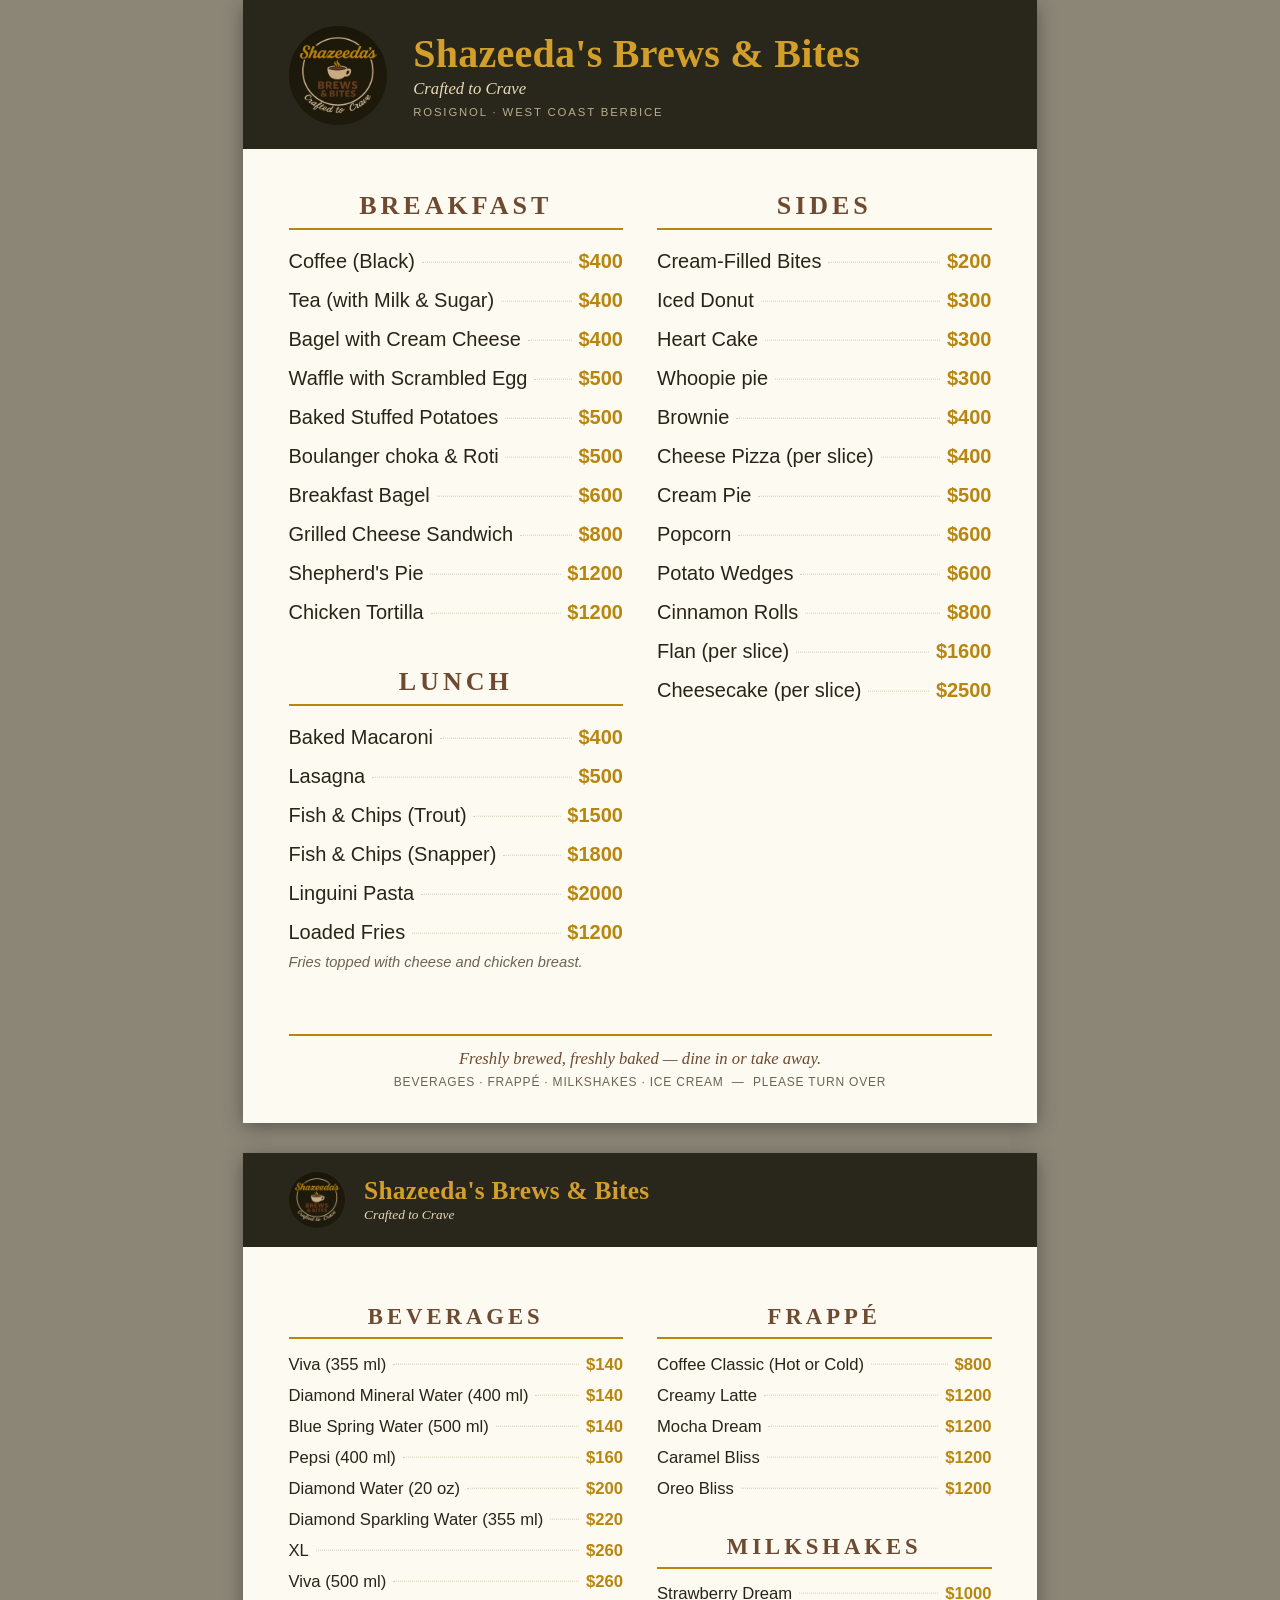
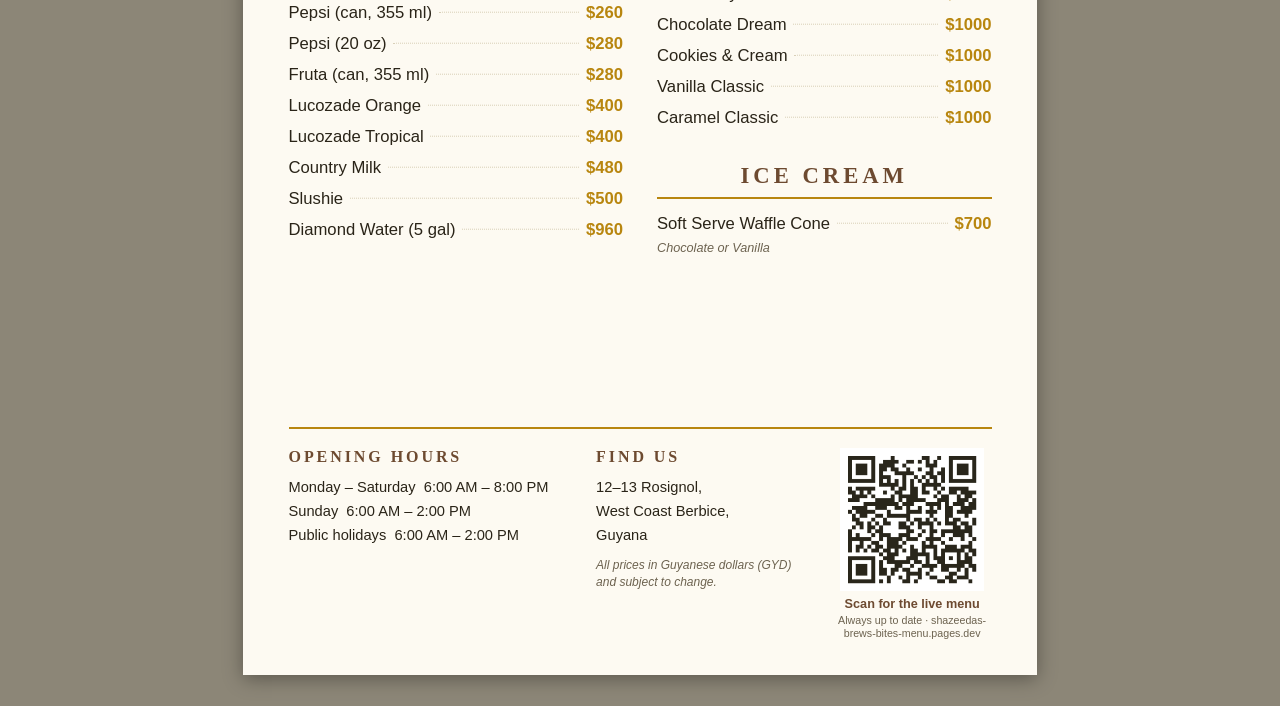
<file: print/menu-print.html>
<!DOCTYPE html>
<html lang="en">
<head>
<meta charset="utf-8">
<title>Shazeeda's Brews &amp; Bites — Printable Menu (front &amp; back)</title>
<!--
  PRINTABLE MENU — front and back on one A4 sheet.

  HOW TO PRINT
  ------------
  1. Open this file in Chrome or Edge (double-click it).
  2. Press Ctrl+P.
  3. Destination : your printer   |   Layout: Portrait   |   Paper: A4
     Margins     : Default (or None — the design has its own margins)
     Scale       : 100 %  (NOT "Fit to page")
     >>> Tick "Background graphics" <<<  (otherwise the dark header
         band and the gold rules will not print)
     Two-sided   : "Print on both sides" / "Flip on long edge"
  4. Print on the heaviest paper the printer takes (160–200 gsm card is
     ideal), then laminate.

  No internet is needed — the logo and QR code are embedded in this file.
-->
<style>
  @page { size: A4 portrait; margin: 0; }

  :root {
    --ink:        #2a2418;   /* body text            */
    --ink-soft:   #6d6350;   /* descriptions         */
    --gold:       #b8860f;   /* prices / rules       */
    --brown:      #6d4a30;   /* category headings    */
    --dark:       #29261b;   /* header band          */
    --cream:      #fdfaf2;   /* page background      */
    --line:       #d8cfb8;   /* leader dots          */
  }

  * { box-sizing: border-box; margin: 0; padding: 0; }

  html { background: #8c8677; }

  body {
    font-family: "Segoe UI", "Helvetica Neue", Arial, sans-serif;
    color: var(--ink);
    -webkit-print-color-adjust: exact;
    print-color-adjust: exact;
  }

  .sheet {
    width: 210mm;
    height: 297mm;
    background: var(--cream);
    padding: 0 0 9mm;
    margin: 0 auto 8mm;
    position: relative;
    overflow: hidden;
    box-shadow: 0 4px 18px rgba(0,0,0,.35);
  }

  /* ---------------- header band (front) ---------------- */
  .band {
    background: var(--dark);
    color: #f3ead2;
    padding: 7mm 12mm 6.5mm;
    display: flex;
    align-items: center;
    gap: 7mm;
  }
  .band img { width: 26mm; height: 26mm; border-radius: 50%; flex: none; }
  .band h1 {
    font-family: Georgia, "Times New Roman", serif;
    font-size: 30pt;
    font-weight: 700;
    color: #d2a02a;
    line-height: 1.05;
    letter-spacing: .2pt;
  }
  .band .tag {
    font-family: Georgia, serif;
    font-style: italic;
    font-size: 12.5pt;
    color: #e9dab8;
    margin-top: 1mm;
  }
  .band .where {
    margin-top: 2mm;
    font-size: 8.5pt;
    letter-spacing: 1.4pt;
    text-transform: uppercase;
    color: #b9ad8e;
  }

  /* ---------------- back-page slim header -------------- */
  .band--slim { padding: 5mm 12mm; gap: 5mm; }
  .band--slim img { width: 15mm; height: 15mm; }
  .band--slim h1 { font-size: 19pt; }
  .band--slim .tag { font-size: 10pt; }

  /* ---------------- columns ---------------------------- */
  .cols {
    display: grid;
    grid-template-columns: 1fr 1fr;
    column-gap: 9mm;
    padding: 9mm 12mm 0;
  }
  .cols--back { padding-top: 15mm; }   /* back page has fewer rows — centre it */
  .col > section + section { margin-top: 9mm; }

  /* The front page carries fewer items than the back, so at the shared type
     size it left roughly a third of the sheet empty. Scale the front up to
     fill it — this also makes the food list the easiest thing to read from
     across the counter, which is what customers actually queue in front of. */
  .cols--front { padding-top: 11mm; }
  .cols--front h2 { font-size: 19.5pt; margin-bottom: 5mm; }
  .cols--front .item { margin-bottom: 3.7mm; }
  .cols--front .item .name,
  .cols--front .item .price { font-size: 15pt; }
  .cols--front .desc { font-size: 11pt; margin: -1.6mm 0 3.7mm; }
  .cols--front .col > section + section { margin-top: 11mm; }

  h2 {
    font-family: Georgia, "Times New Roman", serif;
    font-size: 17pt;
    font-weight: 700;
    color: var(--brown);
    text-transform: uppercase;
    letter-spacing: 3pt;
    text-align: center;
    padding-bottom: 2mm;
    margin-bottom: 4mm;
    border-bottom: 1.6pt solid var(--gold);
  }

  .item {
    display: flex;
    align-items: baseline;
    gap: 1.8mm;
    margin-bottom: 2.7mm;
  }
  .item .name  { font-size: 12.5pt; line-height: 1.25; }
  .item .dots  { flex: 1; border-bottom: 1px dotted var(--line); transform: translateY(-1.4mm); }
  .item .price { font-size: 12.5pt; font-weight: 700; color: var(--gold); white-space: nowrap; }
  .desc {
    font-size: 9.5pt;
    font-style: italic;
    color: var(--ink-soft);
    line-height: 1.3;
    margin: -1.4mm 0 2.7mm;
    padding-right: 10mm;
  }

  /* ---------------- front-page bottom strip ------------ */
  .strip {
    position: absolute;
    left: 12mm; right: 12mm; bottom: 9mm;
    border-top: 1.6pt solid var(--gold);
    padding-top: 3.5mm;
    text-align: center;
  }
  .strip .lead {
    font-family: Georgia, serif;
    font-style: italic;
    font-size: 12.5pt;
    color: var(--brown);
  }
  .strip .sub {
    font-size: 9pt;
    color: var(--ink-soft);
    letter-spacing: .6pt;
    margin-top: 1.5mm;
  }

  /* ---------------- footer (back page) ----------------- */
  .footer {
    position: absolute;
    left: 12mm; right: 12mm; bottom: 9mm;
    border-top: 1.6pt solid var(--gold);
    padding-top: 5mm;
    display: flex;
    align-items: flex-start;
    gap: 9mm;
  }
  .footer .block { flex: 1; }
  .footer .block--hours { flex: 1.35; }
  .footer .block--hours p { white-space: nowrap; }
  .footer h3 {
    font-family: Georgia, serif;
    font-size: 12pt;
    color: var(--brown);
    text-transform: uppercase;
    letter-spacing: 2.2pt;
    margin-bottom: 2.5mm;
  }
  .footer p { font-size: 11pt; line-height: 1.65; }
  .footer .note {
    font-size: 9pt;
    color: var(--ink-soft);
    font-style: italic;
    line-height: 1.4;
    margin-top: 2.5mm;
  }
  .qr { text-align: center; flex: none; width: 42mm; }
  .qr img { width: 38mm; height: 38mm; display: block; margin: 0 auto 1.6mm; }
  .qr span { font-size: 8pt; color: var(--ink-soft); line-height: 1.3; display: block; }
  .qr strong { display: block; font-size: 9.5pt; color: var(--brown); margin-bottom: .6mm; }

  @media print {
    html { background: none; }
    .sheet { margin: 0; box-shadow: none; page-break-after: always; }
    .sheet:last-child { page-break-after: auto; }
  }
</style>
</head>
<body>

<!-- ============================ FRONT ============================ -->
<div class="sheet">
  <div class="band">
    <img src="[data-uri]" alt="">
    <div>
      <h1>Shazeeda's Brews &amp; Bites</h1>
      <div class="tag">Crafted to Crave</div>
      <div class="where">Rosignol &middot; West Coast Berbice</div>
    </div>
  </div>

  <div class="cols cols--front">
    <div class="col">
      <section>
        <h2>Breakfast</h2>
        <div class="item"><span class="name">Coffee (Black)</span><span class="dots"></span><span class="price">$400</span></div>
        <div class="item"><span class="name">Tea (with Milk &amp; Sugar)</span><span class="dots"></span><span class="price">$400</span></div>
        <div class="item"><span class="name">Bagel with Cream Cheese</span><span class="dots"></span><span class="price">$400</span></div>
        <div class="item"><span class="name">Waffle with Scrambled Egg</span><span class="dots"></span><span class="price">$500</span></div>
        <div class="item"><span class="name">Baked Stuffed Potatoes</span><span class="dots"></span><span class="price">$500</span></div>
        <div class="item"><span class="name">Boulanger choka &amp; Roti</span><span class="dots"></span><span class="price">$500</span></div>
        <div class="item"><span class="name">Breakfast Bagel</span><span class="dots"></span><span class="price">$600</span></div>
        <div class="item"><span class="name">Grilled Cheese Sandwich</span><span class="dots"></span><span class="price">$800</span></div>
        <div class="item"><span class="name">Shepherd's Pie</span><span class="dots"></span><span class="price">$1200</span></div>
        <div class="item"><span class="name">Chicken Tortilla</span><span class="dots"></span><span class="price">$1200</span></div>
      </section>

      <section>
        <h2>Lunch</h2>
        <div class="item"><span class="name">Baked Macaroni</span><span class="dots"></span><span class="price">$400</span></div>
        <div class="item"><span class="name">Lasagna</span><span class="dots"></span><span class="price">$500</span></div>
        <div class="item"><span class="name">Fish &amp; Chips (Trout)</span><span class="dots"></span><span class="price">$1500</span></div>
        <div class="item"><span class="name">Fish &amp; Chips (Snapper)</span><span class="dots"></span><span class="price">$1800</span></div>
        <div class="item"><span class="name">Linguini Pasta</span><span class="dots"></span><span class="price">$2000</span></div>
        <div class="item"><span class="name">Loaded Fries</span><span class="dots"></span><span class="price">$1200</span></div>
        <div class="desc">Fries topped with cheese and chicken breast.</div>
      </section>
    </div>

    <div class="col">
      <section>
        <h2>Sides</h2>
        <div class="item"><span class="name">Cream-Filled Bites</span><span class="dots"></span><span class="price">$200</span></div>
        <div class="item"><span class="name">Iced Donut</span><span class="dots"></span><span class="price">$300</span></div>
        <div class="item"><span class="name">Heart Cake</span><span class="dots"></span><span class="price">$300</span></div>
        <div class="item"><span class="name">Whoopie pie</span><span class="dots"></span><span class="price">$300</span></div>
        <div class="item"><span class="name">Brownie</span><span class="dots"></span><span class="price">$400</span></div>
        <div class="item"><span class="name">Cheese Pizza (per slice)</span><span class="dots"></span><span class="price">$400</span></div>
        <div class="item"><span class="name">Cream Pie</span><span class="dots"></span><span class="price">$500</span></div>
        <div class="item"><span class="name">Popcorn</span><span class="dots"></span><span class="price">$600</span></div>
        <div class="item"><span class="name">Potato Wedges</span><span class="dots"></span><span class="price">$600</span></div>
        <div class="item"><span class="name">Cinnamon Rolls</span><span class="dots"></span><span class="price">$800</span></div>
        <div class="item"><span class="name">Flan (per slice)</span><span class="dots"></span><span class="price">$1600</span></div>
        <div class="item"><span class="name">Cheesecake (per slice)</span><span class="dots"></span><span class="price">$2500</span></div>
      </section>
    </div>
  </div>

  <div class="strip">
    <div class="lead">Freshly brewed, freshly baked &mdash; dine in or take away.</div>
    <div class="sub">BEVERAGES &middot; FRAPP&Eacute; &middot; MILKSHAKES &middot; ICE CREAM &nbsp;&mdash;&nbsp; PLEASE TURN OVER</div>
  </div>
</div>

<!-- ============================ BACK ============================= -->
<div class="sheet">
  <div class="band band--slim">
    <img src="[data-uri]" alt="">
    <div>
      <h1>Shazeeda's Brews &amp; Bites</h1>
      <div class="tag">Crafted to Crave</div>
    </div>
  </div>

  <div class="cols cols--back">
    <div class="col">
      <section>
        <h2>Beverages</h2>
        <div class="item"><span class="name">Viva (355 ml)</span><span class="dots"></span><span class="price">$140</span></div>
        <div class="item"><span class="name">Diamond Mineral Water (400 ml)</span><span class="dots"></span><span class="price">$140</span></div>
        <div class="item"><span class="name">Blue Spring Water (500 ml)</span><span class="dots"></span><span class="price">$140</span></div>
        <div class="item"><span class="name">Pepsi (400 ml)</span><span class="dots"></span><span class="price">$160</span></div>
        <div class="item"><span class="name">Diamond Water (20 oz)</span><span class="dots"></span><span class="price">$200</span></div>
        <div class="item"><span class="name">Diamond Sparkling Water (355 ml)</span><span class="dots"></span><span class="price">$220</span></div>
        <div class="item"><span class="name">XL</span><span class="dots"></span><span class="price">$260</span></div>
        <div class="item"><span class="name">Viva (500 ml)</span><span class="dots"></span><span class="price">$260</span></div>
        <div class="item"><span class="name">Pepsi (can, 355 ml)</span><span class="dots"></span><span class="price">$260</span></div>
        <div class="item"><span class="name">Pepsi (20 oz)</span><span class="dots"></span><span class="price">$280</span></div>
        <div class="item"><span class="name">Fruta (can, 355 ml)</span><span class="dots"></span><span class="price">$280</span></div>
        <div class="item"><span class="name">Lucozade Orange</span><span class="dots"></span><span class="price">$400</span></div>
        <div class="item"><span class="name">Lucozade Tropical</span><span class="dots"></span><span class="price">$400</span></div>
        <div class="item"><span class="name">Country Milk</span><span class="dots"></span><span class="price">$480</span></div>
        <div class="item"><span class="name">Slushie</span><span class="dots"></span><span class="price">$500</span></div>
        <div class="item"><span class="name">Diamond Water (5 gal)</span><span class="dots"></span><span class="price">$960</span></div>
      </section>
    </div>

    <div class="col">
      <section>
        <h2>Frapp&eacute;</h2>
        <div class="item"><span class="name">Coffee Classic (Hot or Cold)</span><span class="dots"></span><span class="price">$800</span></div>
        <div class="item"><span class="name">Creamy Latte</span><span class="dots"></span><span class="price">$1200</span></div>
        <div class="item"><span class="name">Mocha Dream</span><span class="dots"></span><span class="price">$1200</span></div>
        <div class="item"><span class="name">Caramel Bliss</span><span class="dots"></span><span class="price">$1200</span></div>
        <div class="item"><span class="name">Oreo Bliss</span><span class="dots"></span><span class="price">$1200</span></div>
      </section>

      <section>
        <h2>Milkshakes</h2>
        <div class="item"><span class="name">Strawberry Dream</span><span class="dots"></span><span class="price">$1000</span></div>
        <div class="item"><span class="name">Chocolate Dream</span><span class="dots"></span><span class="price">$1000</span></div>
        <div class="item"><span class="name">Cookies &amp; Cream</span><span class="dots"></span><span class="price">$1000</span></div>
        <div class="item"><span class="name">Vanilla Classic</span><span class="dots"></span><span class="price">$1000</span></div>
        <div class="item"><span class="name">Caramel Classic</span><span class="dots"></span><span class="price">$1000</span></div>
      </section>

      <section>
        <h2>Ice Cream</h2>
        <div class="item"><span class="name">Soft Serve Waffle Cone</span><span class="dots"></span><span class="price">$700</span></div>
        <div class="desc">Chocolate or Vanilla</div>
      </section>
    </div>
  </div>

  <div class="footer">
    <div class="block block--hours">
      <h3>Opening Hours</h3>
      <p>
        Monday &ndash; Saturday &nbsp;6:00 AM &ndash; 8:00 PM<br>
        Sunday &nbsp;6:00 AM &ndash; 2:00 PM<br>
        Public holidays &nbsp;6:00 AM &ndash; 2:00 PM
      </p>
    </div>
    <div class="block">
      <h3>Find Us</h3>
      <p>
        12&ndash;13 Rosignol,<br>
        West Coast Berbice,<br>
        Guyana
      </p>
      <p class="note">All prices in Guyanese dollars (GYD) and subject to change.</p>
    </div>
    <div class="qr">
      <img src="[data-uri]" alt="QR code linking to the online menu">
      <strong>Scan for the live menu</strong>
      <span>Always up to date &middot; shazeedas-brews-bites-menu.pages.dev</span>
    </div>
  </div>
</div>

</body>
</html>
</file>
<file: css/styles.css>
/* =============================================================
   Shazeeda's Brews & Bites — styles
   Brand palette pulled from the logo:
     deep olive-brown background, gold script, cream, warm brown.
   Mobile-first; scales up cleanly on tablet/desktop.
   ============================================================= */

:root {
  --bg:        #29261b;  /* deep olive-brown (logo background) */
  --bg-soft:   #322e21;  /* slightly lighter panel */
  --card:      #34301f;  /* menu card */
  --card-line: #4a4430;  /* hairline / dividers */
  --gold:      #d2a02a;  /* "Shazeeda's" script gold */
  --gold-soft: #e6c468;
  --cream:     #e9dab8;  /* cup / outline cream */
  --brown:     #6d4a30;  /* "BREWS & BITES" brown */
  --text:      #f3ead2;  /* main readable text */
  --text-dim:  #b9ad8e;  /* descriptions / muted */

  --maxw: 640px;
  --radius: 16px;
  --shadow: 0 6px 22px rgba(0, 0, 0, 0.35);
}

* { box-sizing: border-box; }

/* Visually hidden but read by screen readers (search-result announcements) */
.sr-only {
  position: absolute;
  width: 1px;
  height: 1px;
  margin: -1px;
  padding: 0;
  overflow: hidden;
  clip: rect(0 0 0 0);
  white-space: nowrap;
  border: 0;
}

html {
  -webkit-text-size-adjust: 100%;
  scroll-behavior: smooth;
  scroll-padding-top: 120px; /* keep anchored sections clear of sticky nav */
}

body {
  margin: 0;
  font-family: "Poppins", system-ui, -apple-system, Segoe UI, Roboto, sans-serif;
  color: var(--text);
  background: var(--bg);
  background-image:
    radial-gradient(120% 60% at 50% -10%, #34301f 0%, var(--bg) 55%);
  line-height: 1.5;
  -webkit-font-smoothing: antialiased;
  text-rendering: optimizeLegibility;
}

/* ---------- Header ---------- */
.header {
  padding: calc(env(safe-area-inset-top) + 28px) 20px 22px;
  text-align: center;
}
.header__inner { max-width: var(--maxw); margin: 0 auto; }

.header__logo {
  width: 132px;
  height: 132px;
  object-fit: cover;
  border-radius: 50%;
  border: 3px solid var(--gold);
  box-shadow: var(--shadow);
  background: var(--bg);
}
.header__name {
  font-family: "Pacifico", cursive;
  font-weight: 400;
  color: var(--gold);
  font-size: clamp(1.9rem, 8vw, 2.8rem);
  margin: 14px 0 2px;
  line-height: 1.1;
}
.header__tagline {
  margin: 0;
  color: var(--cream);
  font-style: italic;
  letter-spacing: 0.06em;
  font-size: 0.98rem;
}

/* ---------- Menu ---------- */
.menu {
  max-width: var(--maxw);
  margin: 0 auto;
  padding: 8px 16px 28px;
}

.category { margin-top: 26px; }

.category__title {
  display: flex;
  align-items: center;
  gap: 12px;
  font-size: 1.25rem;
  font-weight: 700;
  letter-spacing: 0.04em;
  text-transform: uppercase;
  color: var(--gold-soft);
  margin: 0 0 12px;
}
.category__title::after {
  content: "";
  flex: 1;
  height: 1px;
  background: linear-gradient(to right, var(--card-line), transparent);
}

.card {
  background: var(--card);
  border: 1px solid var(--card-line);
  border-radius: var(--radius);
  overflow: hidden;
  box-shadow: var(--shadow);
}

.item {
  display: flex;
  align-items: flex-start;
  gap: 14px;
  padding: 15px 16px;
}
.item + .item { border-top: 1px solid var(--card-line); }

.item__icon {
  font-size: 1.6rem;
  line-height: 1.4;
  flex-shrink: 0;
  width: 34px;
  text-align: center;
}
.item__body { flex: 1; min-width: 0; }

.item__head {
  display: flex;
  justify-content: space-between;
  align-items: baseline;
  gap: 12px;
}
.item__name {
  font-weight: 600;
  font-size: 1.04rem;
  color: var(--text);
}
.item__price {
  font-weight: 700;
  color: var(--gold);
  white-space: nowrap;
  font-variant-numeric: tabular-nums;
}
.item__desc {
  margin: 3px 0 0;
  color: var(--text-dim);
  font-size: 0.9rem;
}

/* ---------- Loading / empty / error states ---------- */
.state {
  text-align: center;
  color: var(--text-dim);
  padding: 60px 20px;
}
.spinner {
  width: 38px;
  height: 38px;
  margin: 0 auto 14px;
  border: 3px solid var(--card-line);
  border-top-color: var(--gold);
  border-radius: 50%;
  animation: spin 0.9s linear infinite;
}
@keyframes spin { to { transform: rotate(360deg); } }

/* ---------- Footer ---------- */
.footer {
  margin-top: 10px;
  padding: 26px 20px calc(env(safe-area-inset-bottom) + 34px);
  background: var(--bg-soft);
  border-top: 1px solid var(--card-line);
}
.footer__inner {
  max-width: var(--maxw);
  margin: 0 auto;
  text-align: center;
}
.footer__note {
  font-size: 0.82rem;
  color: var(--text-dim);
  margin: 0 0 12px;
}
.footer__halal {
  color: var(--gold-soft);
  font-size: 0.92rem;
  font-weight: 500;
}
.footer__thanks {
  color: var(--cream);
  font-weight: 500;
  margin: 16px 0 6px;
}
.footer__brand {
  font-family: "Pacifico", cursive;
  color: var(--gold);
  font-size: 1.1rem;
  margin: 4px 0 0;
}
.footer__legal {
  margin: 16px 0 0;
  font-size: 0.78rem;
  color: var(--text-dim);
}
.footer__legal a {
  color: var(--gold-soft);
  text-decoration: none;
}
.footer__legal a:hover { text-decoration: underline; }
.footer__legal span[aria-hidden] { margin: 0 6px; opacity: 0.6; }
.footer__credit {
  margin: 8px 0 0;
  font-size: 0.72rem;
  color: var(--text-dim);
  opacity: 0.85;
}
.footer__credit a {
  color: var(--gold-soft);
  text-decoration: none;
  font-weight: 600;
}
.footer__credit a:hover { text-decoration: underline; }

/* ---------- Status badge (Open / Closed) ---------- */
.status-badge {
  display: inline-flex;
  align-items: center;
  gap: 6px;
  margin-top: 12px;
  padding: 5px 13px;
  border-radius: 999px;
  font-size: 0.82rem;
  font-weight: 600;
  border: 1px solid transparent;
}
.status-badge.is-open {
  color: #b9f6c0;
  background: rgba(60, 160, 80, 0.15);
  border-color: rgba(120, 210, 140, 0.4);
}
.status-badge.is-closed {
  color: #f0c0a8;
  background: rgba(170, 80, 50, 0.15);
  border-color: rgba(210, 130, 100, 0.4);
}
.status-badge__detail { font-weight: 400; opacity: 0.85; }

/* ---------- Sticky controls (search + category tabs) ---------- */
.controls {
  position: sticky;
  top: 0;
  z-index: 20;
  background: rgba(41, 38, 27, 0.92);
  backdrop-filter: blur(8px);
  -webkit-backdrop-filter: blur(8px);
  border-bottom: 1px solid var(--card-line);
}
.controls__inner {
  max-width: var(--maxw);
  margin: 0 auto;
  padding: 10px 16px;
}

.search { position: relative; }
.search__icon {
  position: absolute;
  left: 13px; top: 50%;
  transform: translateY(-50%);
  font-size: 0.95rem;
  opacity: 0.7;
  pointer-events: none;
}
.search__input {
  width: 100%;
  padding: 11px 14px 11px 38px;
  border-radius: 12px;
  border: 1px solid var(--card-line);
  background: var(--card);
  color: var(--text);
  font-size: 16px; /* >=16px stops iOS zoom-on-focus */
  font-family: inherit;
}
.search__input::placeholder { color: var(--text-dim); }
.search__input:focus {
  outline: none;
  border-color: var(--gold);
  box-shadow: 0 0 0 3px rgba(210, 160, 42, 0.18);
}

.catnav {
  display: flex;
  gap: 8px;
  overflow-x: auto;
  scrollbar-width: none;
  margin-top: 10px;
  padding-bottom: 2px;
}
.catnav::-webkit-scrollbar { display: none; }
.catnav:empty { display: none; }
.catnav__btn {
  flex: 0 0 auto;
  padding: 10px 16px; /* keeps tap targets comfortably ≥36px on touch screens */
  border-radius: 999px;
  border: 1px solid var(--card-line);
  background: var(--card);
  color: var(--text-dim);
  font: 600 0.85rem/1 "Poppins", sans-serif;
  letter-spacing: 0.02em;
  cursor: pointer;
  transition: background 0.15s, color 0.15s, border-color 0.15s;
}
.catnav__btn.is-active {
  background: var(--gold);
  color: #221f15;
  border-color: var(--gold);
}

/* ---------- Item tags ---------- */
.tags { display: flex; flex-wrap: wrap; gap: 6px; margin-top: 7px; }
.tag {
  font-size: 0.7rem;
  font-weight: 600;
  letter-spacing: 0.03em;
  text-transform: uppercase;
  color: var(--gold-soft);
  background: rgba(210, 160, 42, 0.12);
  border: 1px solid rgba(210, 160, 42, 0.3);
  border-radius: 6px;
  padding: 2px 8px;
}

/* ---------- Info card (contact / hours) ---------- */
.info {
  max-width: var(--maxw);
  margin: 4px auto 0;
  padding: 0 16px;
}
.info__inner {
  background: var(--card);
  border: 1px solid var(--card-line);
  border-radius: var(--radius);
  padding: 18px 16px;
  box-shadow: var(--shadow);
}
.actions {
  display: grid;
  grid-template-columns: repeat(auto-fit, minmax(84px, 1fr));
  gap: 10px;
}
.action {
  display: flex;
  flex-direction: column;
  align-items: center;
  gap: 5px;
  padding: 12px 6px;
  border-radius: 12px;
  border: 1px solid var(--card-line);
  background: var(--bg-soft);
  color: var(--text);
  font: 600 0.78rem/1.1 "Poppins", sans-serif;
  text-decoration: none;
  cursor: pointer;
  text-align: center;
  transition: transform 0.12s, border-color 0.12s;
}
.action:active { transform: scale(0.96); }
.action:hover { border-color: var(--gold); }
.action__icon { font-size: 1.35rem; }

.info__address {
  margin: 14px 0 0;
  text-align: center;
  color: var(--cream);
  font-size: 0.9rem;
}

.hours { margin-top: 14px; }
.hours summary {
  cursor: pointer;
  color: var(--gold-soft);
  font-weight: 600;
  font-size: 0.9rem;
  list-style: none;
  text-align: center;
}
.hours summary::-webkit-details-marker { display: none; }
.hours__list {
  list-style: none;
  margin: 12px 0 0;
  padding: 0;
}
.hours__row {
  display: flex;
  justify-content: space-between;
  padding: 6px 4px;
  font-size: 0.88rem;
  color: var(--text-dim);
  border-top: 1px solid var(--card-line);
}
.hours__row.is-today {
  color: var(--text);
  font-weight: 600;
}
.hours__note {
  margin: 12px 0 0;
  text-align: center;
  font-size: 0.82rem;
  color: var(--text-dim);
  font-style: italic;
}

/* ---------- Back to top ---------- */
.to-top {
  position: fixed;
  right: 16px;
  bottom: calc(env(safe-area-inset-bottom) + 16px);
  z-index: 30;
  width: 46px;
  height: 46px;
  border-radius: 50%;
  border: 1px solid var(--gold);
  background: var(--gold);
  color: #221f15;
  font-size: 1.3rem;
  font-weight: 700;
  cursor: pointer;
  box-shadow: var(--shadow);
}

/* ---------- Toast ---------- */
.toast {
  position: fixed;
  left: 50%;
  bottom: calc(env(safe-area-inset-bottom) + 24px);
  transform: translate(-50%, 20px);
  z-index: 40;
  background: #1d1b13;
  color: var(--text);
  border: 1px solid var(--card-line);
  padding: 11px 18px;
  border-radius: 999px;
  font-size: 0.88rem;
  box-shadow: var(--shadow);
  opacity: 0;
  pointer-events: none;
  transition: opacity 0.2s, transform 0.2s;
}
.toast.is-shown { opacity: 1; transform: translate(-50%, 0); }

/* Tablet / desktop niceties */
@media (min-width: 700px) {
  .header__logo { width: 150px; height: 150px; }
}

/* Respect reduced-motion preference */
@media (prefers-reduced-motion: reduce) {
  html { scroll-behavior: auto; }
  .spinner { animation: none; }
  .action, .catnav__btn, .toast { transition: none; }
}
</file>
<file: css/legal.css>
/* =============================================================
   Shazeeda's Brews & Bites — Terms & Privacy page styles
   Reuses the brand palette from the menu.
   ============================================================= */

:root {
  --bg:        #29261b;
  --bg-soft:   #322e21;
  --card:      #34301f;
  --card-line: #4a4430;
  --gold:      #d2a02a;
  --gold-soft: #e6c468;
  --cream:     #e9dab8;
  --text:      #f3ead2;
  --text-dim:  #b9ad8e;
  --maxw:      720px;
  --radius:    16px;
  --shadow:    0 6px 22px rgba(0, 0, 0, 0.35);
}

* { box-sizing: border-box; }

html { -webkit-text-size-adjust: 100%; scroll-behavior: smooth; }

body {
  margin: 0;
  font-family: "Poppins", system-ui, -apple-system, Segoe UI, Roboto, sans-serif;
  color: var(--text);
  background: var(--bg);
  background-image: radial-gradient(120% 60% at 50% -10%, #34301f 0%, var(--bg) 55%);
  line-height: 1.6;
  -webkit-font-smoothing: antialiased;
}

.legal {
  max-width: var(--maxw);
  margin: 0 auto;
  padding: calc(env(safe-area-inset-top) + 28px) 20px
           calc(env(safe-area-inset-bottom) + 48px);
}

.legal__back {
  display: inline-block;
  margin-bottom: 22px;
  color: var(--gold-soft);
  text-decoration: none;
  font-size: 0.9rem;
  font-weight: 600;
}
.legal__back:hover { text-decoration: underline; }

.legal__brand {
  font-family: "Pacifico", cursive;
  color: var(--gold);
  font-size: 1.8rem;
  margin: 0 0 4px;
}

.legal h1 {
  color: var(--gold);
  font-size: 1.5rem;
  margin: 6px 0 4px;
}

.legal__updated {
  color: var(--text-dim);
  font-size: 0.82rem;
  margin: 0 0 26px;
}

.legal__card {
  background: var(--card);
  border: 1px solid var(--card-line);
  border-radius: var(--radius);
  box-shadow: var(--shadow);
  padding: 22px 20px;
  margin-bottom: 18px;
}

.legal h2 {
  color: var(--gold-soft);
  font-size: 1.12rem;
  margin: 0 0 12px;
}

.legal h3 {
  color: var(--cream);
  font-size: 0.98rem;
  margin: 18px 0 6px;
}

.legal p { margin: 0 0 12px; color: var(--text); }
.legal p:last-child { margin-bottom: 0; }

.legal ul { margin: 0 0 12px; padding-left: 20px; }
.legal li { margin-bottom: 7px; }

.legal a { color: var(--gold-soft); }

.legal__muted {
  color: var(--text-dim);
  font-size: 0.85rem;
}

.legal__footer {
  text-align: center;
  color: var(--text-dim);
  font-size: 0.8rem;
  margin-top: 26px;
}
</file>
<file: css/qr.css>
/* =============================================================
   Shazeeda's Brews & Bites — QR generator (internal tool)
   Kept in its own file so the page needs no inline styles and
   the site-wide Content-Security-Policy applies unchanged.
   ============================================================= */

:root { --bg:#29261b; --gold:#d2a02a; --cream:#e9dab8; --card:#34301f; --line:#4a4430; --text:#f3ead2; }

* { box-sizing: border-box; }

body {
  margin: 0;
  min-height: 100vh;
  font-family: system-ui, Segoe UI, Roboto, sans-serif;
  background: var(--bg);
  color: var(--text);
  display: flex;
  align-items: flex-start;
  justify-content: center;
  padding: 32px 16px;
}

.wrap { width: 100%; max-width: 460px; text-align: center; }

h1 { color: var(--gold); font-size: 1.4rem; margin: 0 0 6px; }

p.sub { color: var(--cream); margin: 0 0 22px; font-size: .92rem; }

label { display: block; text-align: left; font-size: .85rem; color: var(--cream); margin: 0 0 6px; }

input {
  width: 100%;
  padding: 12px 14px;
  border-radius: 10px;
  border: 1px solid var(--line);
  background: var(--card);
  color: var(--text);
  font-size: 1rem;
}

button {
  margin-top: 14px;
  width: 100%;
  padding: 13px;
  border: none;
  border-radius: 10px;
  background: var(--gold);
  color: #221f15;
  font-weight: 700;
  font-size: 1rem;
  cursor: pointer;
}
button.secondary { background: transparent; color: var(--gold); border: 1px solid var(--gold); }

#qrbox {
  margin: 26px auto 8px;
  background: #fff;
  padding: 18px;
  border-radius: 16px;
  width: max-content;
}
#qrbox:empty { display: none; }
#qrbox canvas { display: block; width: 320px; max-width: 100%; height: auto; }

.hint { color: #b9ad8e; font-size: .8rem; margin-top: 10px; line-height: 1.5; }
</file>
